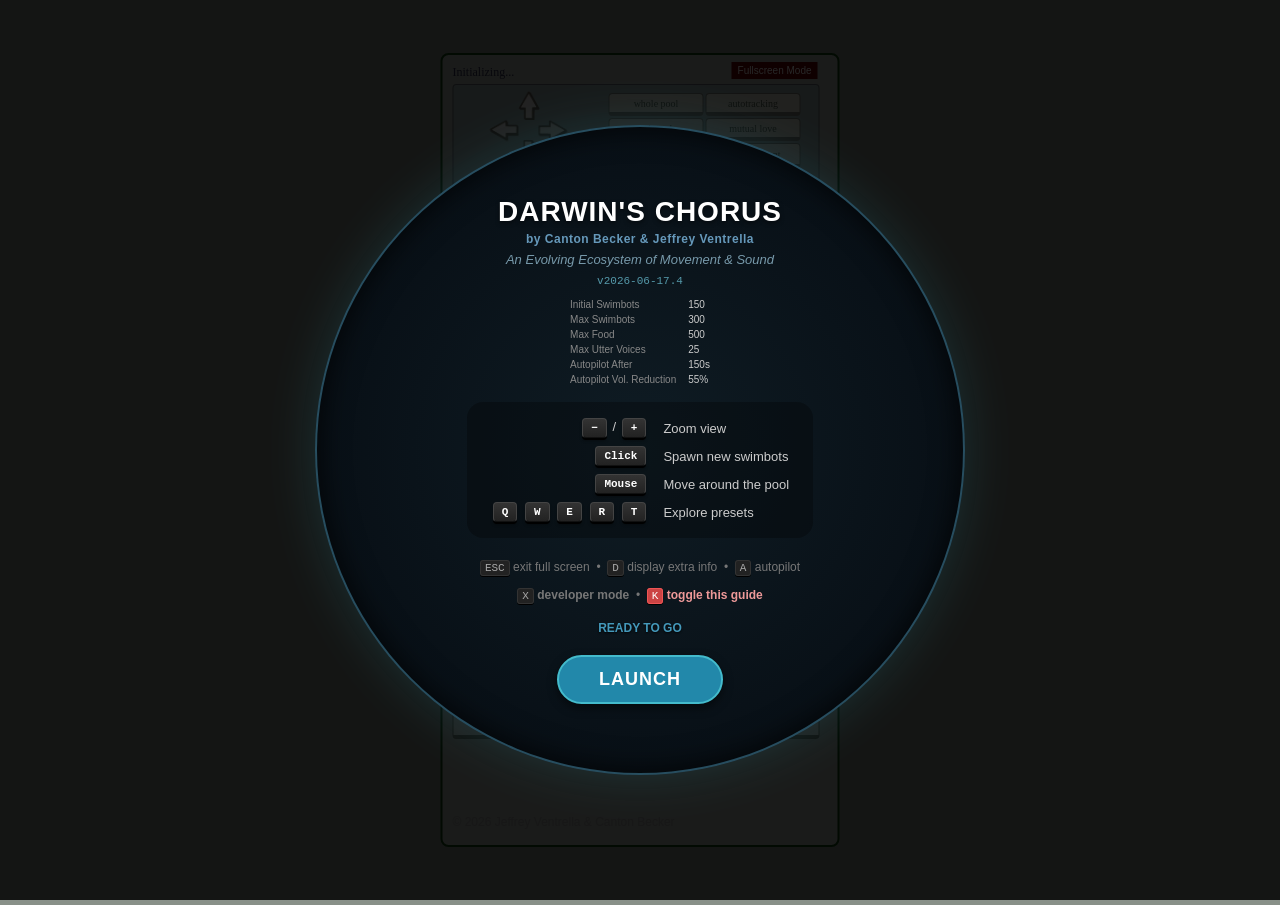
<file: index.html>
<!-- ---------------------------------------------------------------------- -->
<!--    https://github.com/cantonbecker/GenePool-Sound/tree/webaudio        -->
<!--    This file is part of GenePool Swimbots.                             -->
<!--    Copyright (c) 2021 by Jeffrey Ventrella - All Rights Reserved.      -->
<!--                                                                        -->
<!--    See the README file or go to swimbots.com for full license details. -->          
<!--    You may use, distribute, and modify this code only under the terms  -->
<!--    of the "Commons Clause" license (commonsclause.com).                -->
<!--                                                                        -->
<!--    This software is intended for education, game design, and research. -->
<!--                                                                        -->
<!-- ---------------------------------------------------------------------- -->
<html>
	<head>
		<title>
			Swimbots: Darwin's Chorus
		</title>
        <link rel="icon" href="https://cantonbecker.com/favicon.ico">

        <link rel="stylesheet" type="text/css" href="css/genepool.css">
        <meta charset  = "utf-8"/>
        <!-- Tell the browser not to cache this HTML (so the JS loader below always picks up a fresh APP_VERSION). -->
        <!-- For reliable cache control across all browsers, also set Cache-Control headers server-side at w3code.com. -->
        <meta http-equiv="Cache-Control" content="no-cache, no-store, must-revalidate">
        <meta http-equiv="Pragma" content="no-cache">
        <meta http-equiv="Expires" content="0">
        <meta property = "og:title"         content = "Darwin's Chorus">
        <meta property = "og:description"   content = "An Evolving Ecosystem of Movement and Sound">
        <meta property = "og:url"           content = "https://www.swimbots.com/darwins-chorus/"/>
	</head>
	<body
		onload =
		    "genePool = new GenePool();
		     genePool.setCanvas( canvas );
		     genePool.setCanvasDimensions( canvasID.width, canvasID.height );
		     SwimbotSynth.initialize();
		     splashPollLoading();"
		     
		onresize = "resize();"		
	>

        <style>
        /* size of the circular hole / ring */
        :root { --mask-diameter: 738px; --mask-radius: calc(var(--mask-diameter) / 2); }
        
        /* full-viewport dark overlay with a circular hole */
        #viewHole {
                position: fixed;
                inset: 0;
                z-index: 999;
                pointer-events: none;              /* don't block clicks on the canvas */
                background: #000;
                /* center is transparent, outside is opaque (Safari + others) */
                -webkit-mask-image: radial-gradient(circle at 50% 50%, transparent var(--mask-radius), #000 calc(var(--mask-radius) + 1px));
                mask-image: radial-gradient(circle at 50% 50%, transparent var(--mask-radius), #000 calc(var(--mask-radius) + 1px));
                -webkit-mask-repeat: no-repeat;
                mask-repeat: no-repeat;
        }
        </style>
        
        <!-- full-viewport overlay with the punched-out circle -->
        <div id="viewHole" aria-hidden="true"></div>

        <!-- kiosk-mode stats readout: curved text just outside the top of the mask.
             Updated only by the existing pool-status timer (250ms); zero per-frame cost. -->
        <svg id="kioskStatsOverlay" aria-hidden="true" style="
                position: fixed; inset: 0; z-index: 1000;
                width: 100%; height: 100%;
                pointer-events: none; display: none;
        ">
            <defs><path id="kioskArcPath" /></defs>
            <text id="kioskStatsText"
                  style="font: 14px ui-monospace, monospace; font-weight: bold; letter-spacing: 0.2px;"
                  fill="rgba(255,255,255,0.55)"
                  dominant-baseline="middle">
                <textPath href="#kioskArcPath" startOffset="50%" text-anchor="middle"></textPath>
            </text>
        </svg>
	
		<!-- ------------------------------------------------------------------ -->
		<!-- the canvas width and height are determined elsewhere...            -->
		<!-- ------------------------------------------------------------------ -->
        <canvas id = "Canvas"></canvas>

        <!-- ------------------------------------------------------------------ -->
        <!-- splash screen — gates startup behind a user gesture for Web Audio  -->
        <!-- ------------------------------------------------------------------ -->
        <div id="splashOverlay" style="
            position:fixed; inset:0; z-index:10000;
            background:rgba(0,0,0,0.85);
            display:flex; align-items:center; justify-content:center;
            font-family: 'Inter', arial, sans-serif; color:#ddd;
        ">
            <style>
                .splash-circle {
                    width: 650px; height: 650px;
                    border-radius: 50%;
                    background: radial-gradient(circle at center, #0f1c24 0%, #050a10 100%);
                    border: 2px solid rgba(85, 170, 204, 0.4);
                    box-shadow: 0 0 50px rgba(51, 153, 170, 0.2), inset 0 0 30px rgba(0,0,0,0.8);
                    display: flex; flex-direction: column; align-items: center; justify-content: center;
                    text-align: center; padding: 50px; box-sizing: border-box;
                    position: relative;
                }
                .splash-title { font-size: 28px; font-weight: 800; color: #fff; margin-bottom: 4px; letter-spacing: 1px; text-transform: uppercase; text-shadow: 0 2px 4px rgba(0,0,0,0.5); }
                .splash-subtitle { font-size: 13px; color: #79a; margin-bottom: 8px; font-style: italic; }
                .splash-kbd {
                    background: linear-gradient(to bottom, #333, #222);
                    border: 1px solid #444; border-bottom-color: #111;
                    border-radius: 4px; box-shadow: 0 2px 0 #000, 0 3px 3px rgba(0,0,0,0.3);
                    color: #fff; display: inline-block; font-family: monospace; font-size: 11px; font-weight: bold;
                    padding: 3px 8px; margin: 0 2px;
                }
                .splash-guide {
                    display: grid; grid-template-columns: auto 1fr; gap: 8px 15px; text-align: left;
                    margin: 5px 0 15px 0; align-items: center; font-size: 13px; color: #ccc;
                    background: rgba(0,0,0,0.3); padding: 16px 24px; border-radius: 16px;
                }
                .splash-guide-row { display: contents; }
                .splash-guide-keys { text-align: right; }
                .splash-small-keys { font-size: 12px; color: #777; margin: 5px 0 15px 0; line-height: 1.6; }
                .splash-small-keys kbd { font-size: 11px; padding: 1px 4px; background: #222; border: 1px solid #333; border-radius: 3px; color: #aaa; box-shadow: 0 1px 0 #000; }
                #splashLaunchBtn:not([disabled]):hover { background: #49b !important; transform: scale(1.05); }
                @media (max-width: 650px), (max-height: 650px) {
                    .splash-circle { width: 95vw; height: 95vh; border-radius: 20px; padding: 20px; overflow-y: auto; justify-content: flex-start; }
                    #splashLaunchBtn { font-size: 11px !important; padding: 8px 16px !important; border-width: 1px !important; margin-top: 5px !important; letter-spacing: 0px !important; }
                    #mobileWarning { display: block !important; font-size: 16px; color: #f55; font-weight: 900; margin: 15px 0 10px 0; background: rgba(50,0,0,0.8); padding: 16px; border: 2px solid #f33; border-radius: 8px; text-shadow: 0 1px 2px #000; line-height: 1.4; text-transform: uppercase; }
                }
            </style>
            
            <div class="splash-circle">
                <div class="splash-title">Darwin's Chorus</div>
                <div style="font-size: 12px; color: #69b; margin-bottom: 6px; font-weight: bold; letter-spacing: 0.5px;">by Canton Becker & Jeffrey Ventrella</div>
                <div class="splash-subtitle">An Evolving Ecosystem of Movement &amp; Sound</div>
                <div id="splashVersion" style="font-size:11px; color:#59a; margin-bottom:10px; font-family: monospace;"></div>
                
                <table id="splashParamsTable" style="margin:0 auto 10px; font-size:10px; color:#777; border-collapse:collapse; text-align:left; line-height: 1.1;">
                    <!-- populated dynamically -->
                </table>

                <div class="splash-guide">
                    <div class="splash-guide-row"><div class="splash-guide-keys"><span class="splash-kbd">&minus;</span> / <span class="splash-kbd">+</span></div><div>Zoom view</div></div>
                    <div class="splash-guide-row"><div class="splash-guide-keys"><span class="splash-kbd">Click</span></div><div>Spawn new swimbots</div></div>
                    <div class="splash-guide-row"><div class="splash-guide-keys"><span class="splash-kbd">Mouse</span></div><div>Move around the pool</div></div>
                    <div class="splash-guide-row"><div class="splash-guide-keys"><span class="splash-kbd">Q</span> <span class="splash-kbd">W</span> <span class="splash-kbd">E</span> <span class="splash-kbd">R</span> <span class="splash-kbd">T</span></div><div>Explore presets</div></div>
                </div>

                <div class="splash-small-keys">
                    <kbd>ESC</kbd> exit full screen &nbsp;&bull;&nbsp; <kbd>D</kbd> display extra info &nbsp;&bull;&nbsp; <kbd>A</kbd> autopilot<br>
                    <div style="margin-top: 8px;">
                        <kbd>X</kbd> <strong>developer mode</strong> &nbsp;&bull;&nbsp; <kbd style="color: #fff; background: #c44; border-color: #e55;">K</kbd> <strong style="color: #e99;">toggle this guide</strong>
                    </div>
                </div>

                <div id="splashLoadingStatus" style="font-size:12px; color:#49b; margin-bottom:10px; font-weight: bold; text-shadow: 0 1px 2px rgba(0,0,0,0.8);">Loading audio assets...</div>
                
                <div id="splashFileWarning" style="display:none; margin-bottom:10px; padding:8px 12px; background:rgba(180,40,40,0.2); border:1px solid #a33; border-radius:5px; font-size:10px; color:#f88; line-height:1.3; max-width: 80%;">
                    Reverb & non-diagetic audio requires a web server. Please use <b>localhost</b>.
                </div>

                <div id="mobileWarning" style="display:none;">This only works on devices with keyboards and full-size screens.</div>

                <button id="splashLaunchBtn" disabled onclick="launchSimulation();" style="
                    font-size:18px; font-weight:900; padding:12px 40px; margin-top: 10px;
                    background:#28a; color:#fff; border:2px solid #4bc; border-radius:25px;
                    cursor:pointer; opacity:0.4; transition: all 0.2s; box-shadow: 0 4px 10px rgba(0,0,0,0.5); letter-spacing: 1px;
                ">LAUNCH</button>
            </div>
        </div>

        <!-- ------------------------------------------------------------------ -->
        <!-- create the html canvas and some other global variables             -->
        <!-- splash screen — gates startup behind a user gesture for Web Audio  -->
        <!-- ------------------------------------------------------------------ -->
		<script>
            var canvasID = document.getElementById( 'Canvas' );
            var canvas = canvasID.getContext( '2d' );

            // Splash screen: poll loading status and enable launch button
            var _splashTimer = null;
            function splashPollLoading() {
                // file:// protocol — fetch() can't load samples, so warn and offer continue anyway
                if (window.location.protocol === 'file:') {
                    var el = document.getElementById('splashLoadingStatus');
                    if (el) el.style.display = 'none';
                    document.getElementById('splashFileWarning').style.display = 'block';
                    var btn = document.getElementById('splashLaunchBtn');
                    btn.textContent = 'CONTINUE WITHOUT FULL AUDIO';
                    btn.style.background = '#a33';
                    btn.disabled = false;
                    btn.style.opacity = '1';
                    return;
                }

                _splashTimer = setInterval(function() {
                    var s = SwimbotSynth.getLoadingStatus();
                    var loaded = s.irLoaded + s.samplesLoaded;
                    var total  = s.irTotal  + s.samplesTotal;
                    var el = document.getElementById('splashLoadingStatus');
                    if (el) el.textContent = 'Loading audio assets... ' + loaded + '/' + total;
                    if (loaded >= total) {
                        clearInterval(_splashTimer);
                        if (el) el.textContent = 'READY TO GO';
                        var btn = document.getElementById('splashLaunchBtn');
                        if (btn) { btn.disabled = false; btn.style.opacity = '1'; }
                    }
                }, 200);
            }

            // Phase B: user gesture → resume AudioContext → start simulation
            function launchSimulation() {
                window._hasLaunched = true;
                var ctx = SwimbotSynth.getAudioContext();
                if (ctx && ctx.state === 'suspended') ctx.resume();
                document.getElementById('splashOverlay').style.display = 'none';
                // Enter fullscreen / pointer-lock kiosk mode (same as the 'X' key).
                // Must run synchronously inside the click so the user gesture is still
                // valid for requestFullscreen()/requestPointerLock().
                doToggleFullscreen();
                setTimeout(function() {
                    genePool.initialize();
                    genePool.setShowingViewTrackingMode(true);
                    populatePoolSnapshotDropdown();
                }, 500);
            }
		</script>        

		<!-- ------------------------------------------------------------------------- -->
		<!-- Simulation + UI JS are loaded here, with ?v=${APP_VERSION} cache-busting   -->
		<!-- so JS always loads fresh while audio files (loaded via fetch) keep         -->
		<!-- caching normally. document.write() preserves load order and timing —       -->
		<!-- each script is parsed and executed serially, exactly as if listed inline.  -->
		<!-- ------------------------------------------------------------------------- -->
		<script>
			(function() {
				const APP_VERSION = Date.now(); // bust JS cache on every page load
				const JS_FILES = [
					// --- Simulation ---
					'simulation/MathConstants.js',
					'simulation/Parameters.js',
					'simulation/Utility.js',
					'simulation/Vector2D.js',
					'simulation/Pool.js',
					'simulation/Camera.js',
					'simulation/FoodBit.js',
					'simulation/SwimbotTypes.js',
					'simulation/Genotype.js',
					'simulation/Embryology.js',
					'simulation/Brain.js',
					'simulation/SwimbotRenderer.js',
					'simulation/UtteranceRenderer.js',
					'simulation/Swimbot.js',
					'simulation/Touch.js',
					'simulation/ViewTracking.js',
					'simulation/FamilyTree.js',
					'simulation/PhyloTree.js',
					'simulation/Obstacle.js',
					'synth/Synth.js',
					'simulation/Sound.js',
					'simulation/GenePool.js',
					// --- UI / non-simulation ---
					'js/saveLoad.js',
					'js/graph.js',
					'js/info.js',
					'js/ui.js',
					'js/utteranceLogger.js',
					'js/swimbotStats.js',
					// --- Bundled pool snapshots (generated by save-states/rebuild.sh) ---
					'save-states/save-states.js',
				];
				JS_FILES.forEach(src => document.write(
					'<script type="text/javascript" src="' + src + '?v=' + APP_VERSION + '"><\/script>'
				));
			})();
		</script>
        

        <script>
            // Populate splash screen params table now that Parameters.js constants are available.
            // This was previously done inline via document.write() but that ran before Parameters.js loaded.
            (function() {
                var versionEl = document.getElementById('splashVersion');
                if (versionEl) versionEl.textContent = 'v' + SWIMBOT_VERSION;
                var table = document.getElementById('splashParamsTable');
                if (!table) return;
                var params = [
                    ['Initial Swimbots',INITIAL_NUM_SWIMBOTS],
                    ['Max Swimbots',    MAX_SWIMBOTS],
                    ['Max Food',        MAX_FOODBITS],
                    ['Max Utter Voices',WEB_MAXIMUM_VOICES],
                    ['Autopilot After', USER_INACTION_TIME_OUT === 0 ? 'disabled' : USER_INACTION_TIME_OUT + 's'],
                    ['Autopilot Vol. Reduction', Math.round(AUTOPILOT_VOLUME_REDUCTION * 100) + '%'],
                ];
                for (var i = 0; i < params.length; i++) {
                    var row = table.insertRow();
                    var cell1 = row.insertCell(0);
                    var cell2 = row.insertCell(1);
                    cell1.style.cssText = 'padding:2px 12px 2px 0; color:#888;';
                    cell2.style.cssText = 'padding:2px 0; color:#ccc;';
                    cell1.textContent = params[i][0];
                    cell2.textContent = params[i][1];
                }
            })();
        </script>

		<!-- ------------------------------------------------------------------ -->
		<!-- floating control panel for devs                                    -->
		<!-- ------------------------------------------------------------------ -->
        <div id = "masterPanel">
            <div id="closeMasterButton"><a href="" onClick="doToggleFullscreen(true); return(false);">Fullscreen Mode</a></div>
            <div id = "mainTitle">
                Initializing...
                <!-- dynamically set in GenePool.js init -->
            </div> 



            <!--
            <button id = "accountButton" onClick = "createAccount();"   >create account </button>                
            <button id = "loginButton"   onClick = "signOnOrOff();"     >sign in        </button>                
            -->
            
            <!-- ------------------------------------------------------------ -->
            <!-- view                                                         -->
            <!-- ------------------------------------------------------------ -->
            <div id="viewPanel"  class = "basicPanel" >
                <div id="viewNavPanel" >
                    <button 
                        id           = "leftNav" 
                        class        = "navigationButton"
                        onmousedown  = "genePool.startCameraNavigation( CameraNavigationAction.LEFT  ); clearViewModeButtons();"
                        onmouseup    = "genePool.stopCameraNavigation ( CameraNavigationAction.LEFT  );"
                        onmouseleave = "genePool.stopCameraNavigation ( CameraNavigationAction.LEFT  );" >                
                    </button>    
                    <button 
                        id           = "rightNav" 
                        class        = "navigationButton"
                        onmousedown  = "genePool.startCameraNavigation( CameraNavigationAction.RIGHT ); clearViewModeButtons();"
                        onmouseup    = "genePool.stopCameraNavigation ( CameraNavigationAction.RIGHT );"
                        onmouseleave = "genePool.stopCameraNavigation ( CameraNavigationAction.RIGHT );" >
                    </button>
                    <button 
                        id           = "downNav" 
                        class        = "navigationButton"
                        onmousedown  = "genePool.startCameraNavigation( CameraNavigationAction.DOWN ); clearViewModeButtons();"
                        onmouseup    = "genePool.stopCameraNavigation ( CameraNavigationAction.DOWN );"
                        onmouseleave = "genePool.stopCameraNavigation ( CameraNavigationAction.DOWN );" >
                    </button>
                    <button 
                        id           = "upNav" 
                        class        = "navigationButton"
                        onmousedown  = "genePool.startCameraNavigation( CameraNavigationAction.UP ); clearViewModeButtons();"
                        onmouseup    = "genePool.stopCameraNavigation ( CameraNavigationAction.UP );"
                        onmouseleave = "genePool.stopCameraNavigation ( CameraNavigationAction.UP );" >
                    </button>
                    <button 
                        id           = "inNav" 
                        class        = "navigationButton"
                        onmousedown  = "genePool.startCameraNavigation( CameraNavigationAction.IN ); clearViewModeButtons(); "
                        onmouseup    = "genePool.stopCameraNavigation ( CameraNavigationAction.IN );"
                        onmouseleave = "genePool.stopCameraNavigation ( CameraNavigationAction.IN );" >
                    </button>
                    <button 
                        id           = "outNav" 
                        class        = "navigationButton"
                        onmousedown  = "genePool.startCameraNavigation( CameraNavigationAction.OUT );  clearViewModeButtons();"
                        onmouseup    = "genePool.stopCameraNavigation ( CameraNavigationAction.OUT );"
                        onmouseleave = "genePool.stopCameraNavigation ( CameraNavigationAction.OUT );" >
                    </button>
                </div> <!-- view navigation-->
                <div id="viewTrackingPanel" >
                    <!--&nbsp&nbspview tracking-->
                    <button id="viewWholePoolButton"    class = "basicButton" onmousedown = "setViewMode( id, ViewTrackingMode.WHOLE_POOL ); " >whole pool        </button>            
                    <button id="viewAutoTrackButton"    class = "basicButton" onmousedown = "setViewMode( id, ViewTrackingMode.AUTOTRACK  );"  >autotracking      </button>            
                    <button id="viewSelectedButton"     class = "basicButton" onmousedown = "setViewMode( id, ViewTrackingMode.SELECTED   );"  >selected          </button>            
                    <button id="viewMutualButton"       class = "basicButton" onmousedown = "setViewMode( id, ViewTrackingMode.MUTUAL     );"  >mutual love       </button>            
                    <button id="viewProlificButton"     class = "basicButton" onmousedown = "setViewMode( id, ViewTrackingMode.PROLIFIC   );"  >most prolific     </button>            
                    <button id="viewEfficientButton"    class = "basicButton" onmousedown = "setViewMode( id, ViewTrackingMode.EFFICIENT  );"  >most efficient    </button>            
                    <button id="viewVirginButton"       class = "basicButton" onmousedown = "setViewMode( id, ViewTrackingMode.VIRGIN     );"  >oldest virgin     </button>            
                    <button id="viewGluttonButton"      class = "basicButton" onmousedown = "setViewMode( id, ViewTrackingMode.HUNGRY     );"  >glutton           </button>   
                </div>                    
                <div id="viewOptionsPanel" >
                    <button id = "viewGoalButton" class = "basicButton" onClick = "toggleGoalOverlay();"        >brainstates    </button>
                    <button id = "freezeButton"   class = "basicButton" onClick = "toggleSimulationRunning();"  >freeze         </button>         
                    <button id = "noRenderButton" class = "basicButton" onClick = "toggleRendering();"          >rendering OFF  </button>         
                    <button id = "fastButton"     class = "basicButton" onClick = "toggleFastRendering();"      >fastest        </button>         
                </div>                    
            </div> <!--viewPanel-->
            
            
            
            <div id = "menuButtonPanel">
                <button id = "menuPoolButton"     class = "basicButton" onmousedown = "openPanel( 'menuPoolButton'    );" >pool      </button>                
                <button id = "menuSwimbotButton"  class = "basicButton" onmousedown = "openPanel( 'menuSwimbotButton' );" >swimbot   </button>
                <button id = "menuTweakButton"    class = "basicButton" onmousedown = "openPanel( 'menuTweakButton'   );" >tweak     </button>
                <button id = "menuGraphButton"    class = "basicButton" onmousedown = "openPanel( 'menuGraphButton'   );" >stats     </button>
                <button id = "menuInfoButton"     class = "basicButton" onmousedown = "openPanel( 'menuInfoButton'    );" >audio     </button>
            </div>       
            <div id = "mainPanel" class = "basicPanel" >
        
                <!-- ------------------------------------------------------------ -->
                <!-- tweak panel                                                  -->
                <!-- ------------------------------------------------------------ -->
                <div id="tweakPanel" class = "menuPanel">      
                    <!-- 
                    <div id = "tweakTitle" class = "basicTitle">
                        tweak
                    </div>
                    -->
                    
                    <!--
                    <div id = "ecosystemPanel" >
                    -->                        
                        <input 
                            type            = "range" 
                            id              = "foodGrowthDelaySlider"    
                            class           = "EcoSlider"
                            name            = "foodGrowthDelay"      
                            step            = 1
                            autocomplete    = "off" 
                            oninput         = "setEcosystemValue( id )"
                        >
                        <div   id = "foodGrowthDelayValue" class = "EcoSliderValueDisplay"   >(unknown value)</div>
                        <label id = "foodGrowthDelayLabel" class = "EcoSliderLabelDisplay" for = "foodGrowthDelay" >food growth delay</label>
                        <input 
                            type            = "range" 
                            id              = "foodSpreadSlider"         
                            class           = "EcoSlider"
                            name            = "foodSpread"           
                            step            = 1
                            autocomplete    = "off" 
                            oninput        = "setEcosystemValue( id )"
                        >
                        <div   id = "foodSpreadValue" class = "EcoSliderValueDisplay"   >(unknown value)</div>
                        <label id = "foodSpreadLabel" class = "EcoSliderLabelDisplay" for = "foodSpread" >food spread</label>
                        <input 
                            type            = "range" 
                            id              = "foodBitEnergySlider"      
                            class           = "EcoSlider"
                            name            = "foodBitEnergy"        
                            step            = 10
                            autocomplete    = "off" 
                            oninput        = "setEcosystemValue( id )"
                        >
                        <div   id = "foodBitEnergyValue" class = "EcoSliderValueDisplay"   >(unknown value)</div>
                        <label id = "foodBitEnergyLabel" class = "EcoSliderLabelDisplay" for = "foodBitEnergy" >food bit energy</label>
                        <input 
                            type            = "range" 
                            id              = "hungerThresholdSlider"    
                            class           = "EcoSlider"
                            name            = "hungerThreshold"      
                            step            = 1
                            autocomplete    = "off" 
                            oninput        = "setEcosystemValue( id )"
                        >
                        <div   id = "hungerThresholdValue" class = "EcoSliderValueDisplay"   >(unknown value)</div>
                        <label id = "hungerThresholdLabel" class = "EcoSliderLabelDisplay" for = "hungerThreshold" >hunger threshold</label>
                        <input 
                            type            = "range" 
                            id              = "energyToOffspringSlider"  
                            class           = "EcoSlider"
                            name            = "energyToOffspring"    
                            step            = 0.1
                            autocomplete    = "off" 
                            oninput        = "setEcosystemValue( id )"
                        >
                        <div   id = "energyToOffspringValue" class = "EcoSliderValueDisplay"  >(unknown value)</div>
                        <label id = "energyToOffspringLabel" class = "EcoSliderLabelDisplay" for = "energyToOffspring" > offspring energy ratio</label>
                        <input 
                            type            = "range" 
                            id              = "maxAgeSlider"  
                            class           = "EcoSlider"
                            name            = "maximumAge"    
                            step            = 0.1
                            autocomplete    = "off" 
                            oninput        = "setEcosystemValue( id )"
                        >
                        <div   id = "maxAgeValue" class = "EcoSliderValueDisplay"  >(unknown value)</div>
                        <label id = "maxAgeLabel" class = "EcoSliderLabelDisplay" for = "maximumAge" > maximum age</label>
                        <input 
                            type            = "range" 
                            id              = "mutationRateSlider"  
                            class           = "EcoSlider"
                            name            = "mutationRate"    
                            step            = 0.1
                            autocomplete    = "off" 
                            oninput        = "setEcosystemValue( id )"
                        >
                        <div   id = "mutationRateValue" class = "EcoSliderValueDisplay"  >(unknown value)</div>
                        <label id = "mutationRateLabel" class = "EcoSliderLabelDisplay" for = "mutationRate" > mutation rate</label>
                
                        <button 
                            id      = "tweakDefaultButton"
                            class   = "basicButton"  
                            onClick = "setEcosystemToDefaults(); " >reset to defaults</button>   
                    <!--</div>-->
             
                    <div id ="attractionPanel">
                        Swimbot mate preferences

                        <!------------------------------------- -->
                        <!-- colorful                           -->
                        <!------------------------------------- -->                
                        <input 
                            type        = "radio" 
                            id          = "radioColorful"
                            name        = "attractionRadioButton" 
                            value       = "colorful"
                            onchange    = "chooseAttraction()"
                        >
                        <label id = "colorfulLabel" for = "radioColorful" >colorful</label>

                        <!------------------------------------- -->
                        <!-- big                                -->
                        <!------------------------------------- -->                
                        <input 
                            type        = "radio" 
                            id          = "radioBig"           
                            name        = "attractionRadioButton" 
                            value       = "big"           
                            onchange    = "chooseAttraction()"
                        >
                        <label id = "bigLabel" for = "radioBig" >big</label>
                        
                        <!------------------------------------- -->
                        <!-- hyper                              -->
                        <!------------------------------------- -->                
                        <input 
                            type        = "radio" 
                            id          = "radioHyper"         
                            name        = "attractionRadioButton" 
                            value       = "hyper"         
                            onchange    = "chooseAttraction()"
                        >
                        <label id = "hyperLabel" for = "radioHyper" >hyper</label>

                        <!------------------------------------- -->
                        <!-- long                               -->
                        <!------------------------------------- -->                
                        <input 
                            type        = "radio" 
                            id          = "radioLong"          
                            name        = "attractionRadioButton" 
                            value       = "long"          
                            onchange    = "chooseAttraction()"
                        >
                        <label id ="longLabel" for = "radioLong">long</label>
                        

                        <!------------------------------------- -->
                        <!-- straight                           -->
                        <!------------------------------------- -->                
                        <input 
                            type        = "radio" 
                            id          = "radioStraight"      
                            name        = "attractionRadioButton" 
                            value       = "straight"      
                            onchange    = "chooseAttraction()"
                        >
                        <label id ="straightLabel" for = "radioStraight" >straight</label>
                
                        <!------------------------------------- -->
                        <!-- no color                           -->
                        <!------------------------------------- -->                
                        <input 
                            type        = "radio" 
                            id          = "radioNoColor"
                            name        = "attractionRadioButton" 
                            value       = "noColor"
                            onchange    = "chooseAttraction()"
                        >
                        <label id = "noColorLabel" for = "radioNoColor" >not colorful</label>
                        
                        
                        <!------------------------------------- -->
                        <!-- small                              -->
                        <!------------------------------------- -->                
                        <input 
                            type        = "radio" 
                            id          = "radioSmall"
                            name        = "attractionRadioButton" 
                            value       = "small"
                            onchange    = "chooseAttraction()"
                        >
                        <label id = "smallLabel" for = "radioSmall" >small</label>
                        
                        <!------------------------------------- -->
                        <!-- still                              -->
                        <!------------------------------------- -->                
                        <input 
                            type        = "radio" 
                            id          = "radioStill"         
                            name        = "attractionRadioButton" 
                            value       = "still"         
                            onchange    = "chooseAttraction()"
                        >
                        <label id ="stillLabel" for = "radioStill">still</label>


                        <!------------------------------------- -->
                        <!-- short                              -->
                        <!------------------------------------- -->                
                        <input 
                            type        = "radio" 
                            id          = "radioShort"         
                            name        = "attractionRadioButton" 
                            value       = "short"         
                            onchange    = "chooseAttraction()"
                        >
                        <label id ="shortLabel" for = "radioShort" >short</label>
                
                        <!------------------------------------- -->
                        <!-- crooked                            -->
                        <!------------------------------------- -->                
                        <input 
                            type        = "radio" 
                            id          = "radioCrooked"       
                            name        = "attractionRadioButton" 
                            value       = "crooked"       
                            onchange    = "chooseAttraction()"
                        >
                        <label id = "crookedLabel" for = "radioCrooked" >crooked</label>

             
                        <!------------------------------------- -->
                        <!-- similar color                      -->
                        <!------------------------------------- -->                
                        <input 
                            type        = "radio" 
                            id          = "radioSimilarColor"           
                            name        = "attractionRadioButton" 
                            value       = "similarColor"           
                            onchange    = "chooseAttraction()"
                        >
                        <label id = "similarColorLabel" for = "radioSimilarColor" >similar color</label>

                        <!------------------------------------- -->
                        <!-- similar size                       -->
                        <!------------------------------------- -->                
                        <input 
                            type        = "radio" 
                            id          = "radioSimilarSize"           
                            name        = "attractionRadioButton" 
                            value       = "similarSize"           
                            onchange    = "chooseAttraction()"
                        >
                        <label id = "similarSizeLabel" for = "radioSimilarSize" >similar size</label>

                        <!------------------------------------- -->
                        <!-- similar hyper                     -->
                        <!------------------------------------- -->                
                        <input 
                            type        = "radio" 
                            id          = "radioSimilarHyper"           
                            name        = "attractionRadioButton" 
                            value       = "similarHyper"           
                            onchange    = "chooseAttraction()"
                        >
                        <label id = "similarHyperLabel" for = "radioSimilarHyper" >similar hyper</label>

                        <!------------------------------------- -->
                        <!-- similar length                     -->
                        <!------------------------------------- -->                
                        <input 
                            type        = "radio" 
                            id          = "radioSimilarLength"           
                            name        = "attractionRadioButton" 
                            value       = "similarLength"           
                            onchange    = "chooseAttraction()"
                        >
                        <label id = "similarLengthLabel" for = "radioSimilarLength" >similar length</label>

                        <!------------------------------------- -->
                        <!-- similar straight                   -->
                        <!------------------------------------- -->                
                        <input 
                            type        = "radio" 
                            id          = "radioSimilarStraight"           
                            name        = "attractionRadioButton" 
                            value       = "similarStraight"           
                            onchange    = "chooseAttraction()"
                        >
                        <label id = "similarStraightLabel" for = "radioStraightSize" >similar straight</label>

                        <!------------------------------------- -->
                        <!-- closest                            -->
                        <!------------------------------------- -->                
                        <input 
                            type        = "radio" 
                            id          = "radioClosest"       
                            name        = "attractionRadioButton" 
                            value       = "closest"       
                            onchange    = "chooseAttraction()"
                        >
                        <label id = "closestLabel" for = "radioClosest" >closest</label>
                        <!------------------------------------- -->
                        <!-- random                             -->
                        <!------------------------------------- -->                
                        <input 
                            type        = "radio" 
                            id          = "radioRandom"       
                            name        = "attractionRadioButton" 
                            value       = "random"       
                            onchange    = "chooseAttraction()"
                        >
                        <label id = "randomLabel" for = "radioRandom" >random</label>                        
                    </div> <!-- attractionPanel -->
                </div> <!-- tweak Panel -->
                
                <!-- ------------------------------------------------------------ -->
                <!-- graph panel                                                  -->
                <!-- ------------------------------------------------------------ -->
                <div id="graphPanel" class = "menuPanel">
                    <div id = "graphTitle" class = "basicTitle">
                        population graph
                    </div>
                    <div id = "graphData">
                        (no data)     
                    </div>

                        <div id="poolSwimbotStatsLink" onclick="SwimbotStats.open()" style="cursor:pointer; margin-top:465px; padding:4px 8px; background:#fff; border-radius:4px; font-size:12px; text-align:center; border: 1px solid #9A9; font-weight: bold; ">
                            SWIMBOT STATS &amp; LOGGER ...
                        </div>


                </div> 	 <!-- graph Panel -->	

            
                <!-- ------------------------------------------------------------ -->
                <!-- the graph canvas is here...                                  -->
                <!-- ------------------------------------------------------------ -->
                <canvas id = "graphCanvas" width = "500" height = "500" ></canvas> 
                
                <!-- ------------------------------------------------------------ -->
                <!-- pool panel                                                   -->
                <!-- ------------------------------------------------------------ -->
                <div id = "poolPanel" class = "menuPanel">
                    <!--
                    <div id = "poolSettingsTitle" class = "basicTitle">
                        pool
                    </div>
                    -->                    
                    <div id = "poolPresets">
                        <!-- these will be auto-filled by ui.js -->
                    </div>


                    <div id = "saveLoadPanel" >
                        <p>To save a pool state, get the raw pool data and save it in a text file in the saved-states directory.</p>
                        <p>Then run the saved-states/rebuild.sh shell script to compile it into the save-states.js file.</p>
                    
                        <!--
                        <div id = "saveLoadTitle" >
                            save the current pool or load one from file...                
                        </div>      
                        -->
                        
                        <!-- file load input  -->
                        <!--
                        <input type = "file" id = "fileInput" multiple onchange = "readLocalFile( event )" >    

                        <button id = "saveButton" class = "basicButton" onClick = "requestToSavePool( false );" >save pool</button> 
                        <button id = "loadButton" class = "basicButton" onClick = "choosePoolToLoad( SimulationStartMode.FILE ); requestToLoadPoolFromFile();" >load pool</button>    
                        -->
                        <br>
                    </div>                    
                    <button id = "loadRandomPoolButton" class = "basicButton" onClick = "loadRandomPool();" >load random saved pool</button>
                    <select id = "poolSnapshotSelect" class = "basicButton" onChange = "if (this.value) { loadPoolByName(this.value); this.selectedIndex = 0; }">
                        <option value = "">load specific pool...</option>
                    </select>
                    <button id = "rawPoolDataButton" class = "basicButton" onClick = "printRawPoolData();" >get raw pool data</button>
                    <button id = "familyTreeButton" class = "basicButton" onClick = "printFamilyTree( false );" >get raw swimbot data</button>

                    <div id="poolStatusPanel">
                        <!-- populated by updatePoolStatus() -->
                    </div>

                </div>  <!-- poolPanel -->
                
                <!-- ------------------------------------------------------------ -->
                <!-- swimbot panel                                                -->
                <!-- ------------------------------------------------------------ -->
                <div id="swimbotPanel" class = "menuPanel" >     
                    <!--   
                    <div id = "swimbotControlsTitle" class = "basicTitle">
                        swimbot
                    </div>
                    -->
                    
                    <div id="noSelectedSwimbotPanel">
                        No swimbot is selected. 
                        <br>
                        Please select one in the pool. Or...
                        <br>
                        <br>
                        Create a new swimbot with randoized genes:
                        <br>
                        <br>
                        <br>
                        <br>
                        Create a new swimbot from a preset:
                        <br>
                        <button 
                            id      = "createRandomSwimbotButton" 
                            class   = "basicButton" 
                            onClick = "genePool.makeNewRandomSwimbot(true,true);" >create random</button> 

                        <!-- dynamic preset buttons will be injected here -->
                        <div id="presetSwimbotButtons"></div>

                    </div>

                    <div id="selectedSwimbotPanel" class = "basicPanel">
                        <!--information about the selected swimbot:-->
                        <div id="swimbotDataPanel" ></div>
                        
                        <button 
                            id      = "zapSwimbotButton" 
                            class   = "basicButton" 
                            onClick = "genePool.zapSwimbot( genePool.getSelectedSwimbotID(), 0.2  );" >mutate</button> 
                        <button 
                            id      = "randomizeSwimbotButton" 
                            class   = "basicButton" 
                            onClick = "genePool.randomizeSwimbot( genePool.getSelectedSwimbotID() );" >randomize</button> 
                        <button 
                            id      = "cloneSwimbotButton" 
                            class   = "basicButton" 
                            onClick = "genePool.cloneSwimbot( genePool.getSelectedSwimbotID() );" >clone</button> 
                        <button 
                            id      = "killSwimbotButton" 
                            class   = "basicButton" 
                            onClick = "genePool.killSwimbot( genePool.getSelectedSwimbotID() );" >kill</button> 
                        
                        <!--
                        <button 
                            id      = "saveGenesButton" 
                            class   = "basicButton" 
                            onClick = "requestToSaveSwimbot(); " >save swimbot</button>   
                        -->
                        
                        <button 
                            id      = "showGenesButton" 
                            class   = "basicButton" 
                            onClick = "showSwimbotGenesFocusUtterances( genePool.getSelectedSwimbotID() ); // instead of showSwimbotGenes"
                             >save genes</button>   
                        <button 
                            id      = "tweakGenesButton" 
                            class   = "basicButton" 
                            onClick = "openTweakGenesPanel( genePool.getSelectedSwimbotID() ); genePool.setViewMode( ViewTrackingMode.SELECTED );" >tweak genes!</button>  
                        
                    </div>

                </div> <!-- swimbot Panel -->
 		                                 
                 
                <!-- ------------------------------------------------------------ -->
                <!-- audio mixer panel                                                -->
                <!-- ------------------------------------------------------------ -->
                <div id="infoPanel" class="menuPanel">
                    <style>
                        #audioMixer .mix-row { display:flex; align-items:center; margin-bottom:6px; }
                        #audioMixer .mix-row label { display:inline-block; width:110px; flex-shrink:0; font-size:12px; }
                        #audioMixer .mix-row input[type=range] { flex:1; }

                        #mixerMaster {
                            -webkit-appearance: none;
                            appearance: none;
                            height: 28px;
                            background: transparent;
                            cursor: pointer;
                        }
                        #mixerMaster::-webkit-slider-runnable-track {
                            height: 10px;
                            background: linear-gradient(to right, #9C9, #3A3);
                            border-radius: 5px;
                        }
                        #mixerMaster::-webkit-slider-thumb {
                            -webkit-appearance: none;
                            width: 20px;
                            height: 20px;
                            background: #fff;
                            border: 2px solid #3A3;
                            border-radius: 50%;
                            margin-top: -5px;
                        }
                        #mixerMaster::-moz-range-track {
                            height: 10px;
                            background: linear-gradient(to right, #9C9, #3A3);
                            border-radius: 5px;
                            border: none;
                        }
                        #mixerMaster::-moz-range-thumb {
                            width: 20px;
                            height: 20px;
                            background: #fff;
                            border: 2px solid #3A3;
                            border-radius: 50%;
                        }
                        #mixerMaster:disabled::-webkit-slider-runnable-track {
                            background: linear-gradient(to right, #aaa, #ccc);
                        }
                        #mixerMaster:disabled::-webkit-slider-thumb {
                            border-color: #aaa;
                        }
                        #mixerMaster:disabled::-moz-range-track {
                            background: linear-gradient(to right, #aaa, #ccc);
                        }
                        #mixerMaster:disabled::-moz-range-thumb {
                            border-color: #aaa;
                        }
                    </style>
                    <div id="audioMixer" style="padding:8px; font-family:arial,sans-serif; color:#333;">

                        <div id="audioDisabledNotice" style="display:none; padding:6px 8px; margin-bottom:10px; background:#fff3cd; border:1px solid #e0c36e; border-radius:4px; font-size:12px; color:#856404; text-align:center;">
                            Audio disabled (fast/non-rendering mode)
                        </div>

                        <div class="mix-row" style="margin-bottom:12px;">
                            <label style="font-weight:bold; font-size:13px;">Output Volume</label>
                            <input style="height: 30px;" type="range" id="mixerMaster" min="0" max="100" step="1"
                                oninput="WEB_AUDIO_VOLUME = (this.value / 100) * .75; document.getElementById('mixerMasterVal').textContent = this.value; if (SwimbotSynth.isReady()) SwimbotSynth.refreshUtteranceVolume();">
                            <span id="mixerMasterVal" style="margin-left:6px; font-size:12px; width:24px; flex-shrink:0; font-weight: bold;"></span>
                            <div id="autopilotVolumeNotice" style="display:none; font-size:10px; color:#900;"></div>
                        </div>
                        
                        <script>document.getElementById('autopilotVolumeNotice').textContent = '- ' + Math.round(AUTOPILOT_VOLUME_REDUCTION * 100) + '%';</script>

                        <div class="mix-row">
                            <label style="text-align: right;">Utterances &nbsp;</label>
                            <input type="range" id="mixerUtterance" min="0" max="100" step="1"
                                oninput="WEB_VOLUME_UTTERANCE = this.value / 100; document.getElementById('mixerUtteranceVal').textContent = this.value; if (SwimbotSynth.isReady()) SwimbotSynth.refreshUtteranceVolume();">
                            <span id="mixerUtteranceVal" style="margin-left:6px; font-size:11px; width:24px; flex-shrink:0;"></span>
                        </div>
                        <div class="mix-row">
                            <label style="text-align: right;">Birth &nbsp;</label>
                            <input type="range" id="mixerBirth" min="0" max="100" step="1"
                                oninput="WEB_VOLUME_BIRTH = this.value / 100; document.getElementById('mixerBirthVal').textContent = this.value;">
                            <span id="mixerBirthVal" style="margin-left:6px; font-size:11px; width:24px; flex-shrink:0;"></span>
                        </div>
                        <div class="mix-row">
                            <label style="text-align: right;">Spawn &nbsp;</label>
                            <input type="range" id="mixerSpawn" min="0" max="100" step="1"
                                oninput="WEB_VOLUME_SPAWN = this.value / 100; document.getElementById('mixerSpawnVal').textContent = this.value;">
                            <span id="mixerSpawnVal" style="margin-left:6px; font-size:11px; width:24px; flex-shrink:0;"></span>
                        </div>
                        <div class="mix-row">
                            <label style="text-align: right;">Death &nbsp;</label>
                            <input type="range" id="mixerDeath" min="0" max="100" step="1"
                                oninput="WEB_VOLUME_DEATH = this.value / 100; document.getElementById('mixerDeathVal').textContent = this.value;">
                            <span id="mixerDeathVal" style="margin-left:6px; font-size:11px; width:24px; flex-shrink:0;"></span>
                        </div>
                        <div class="mix-row">
                            <label style="text-align: right;">Eating &nbsp;</label>
                            <input type="range" id="mixerEat" min="0" max="100" step="1"
                                oninput="WEB_VOLUME_EAT = this.value / 100; document.getElementById('mixerEatVal').textContent = this.value;">
                            <span id="mixerEatVal" style="margin-left:6px; font-size:11px; width:24px; flex-shrink:0;"></span>
                        </div>
                        <div class="mix-row" style="margin-bottom:12px;">
                            <label style="text-align: right;">Background Loops &nbsp;</label>
                            <input type="range" id="mixerLoop" min="0" max="100" step="1"
                                oninput="WEB_VOLUME_LOOP = this.value / 100; document.getElementById('mixerLoopVal').textContent = this.value;">
                            <span id="mixerLoopVal" style="margin-left:6px; font-size:11px; width:24px; flex-shrink:0;"></span>
                        </div>
                        <div class="mix-row" style="margin-bottom:12px;">
                            <label style="text-align: right;">UI Sounds &nbsp;</label>
                            <input type="range" id="mixerUI" min="0" max="100" step="1"
                                oninput="WEB_VOLUME_UI = this.value / 100; document.getElementById('mixerUIVal').textContent = this.value;">
                            <span id="mixerUIVal" style="margin-left:6px; font-size:11px; width:24px; flex-shrink:0;"></span>
                        </div>

                        <div style="border-top: 1px solid #999; height: 1px; margin-bottom: 10px;"></div>

                        <!-- 🤖 Output-stage brickwall limiter (final peak safety net) -->
                        <div class="mix-row" style="margin-bottom:6px;">
                            <label style="text-align: right;">Brickwall Limiter &nbsp;</label>
                            <input type="checkbox" id="mixerLimiterActive"
                                onchange="WEB_OUTPUT_LIMITER_ACTIVE = this.checked; if (SwimbotSynth.isReady()) SwimbotSynth.setCeilingMode(this.checked ? 'limiter' : 'off'); document.getElementById('mixerLimiterActiveVal').textContent = this.checked ? 'on' : 'off';">
                            <span id="mixerLimiterActiveVal" style="margin-left:6px; font-size:11px; flex:1;"></span>
                        </div>
                        <div class="mix-row" style="margin-bottom:12px; gap:8px; font-size:11px;">
                            <span style="white-space:nowrap;">Thresh
                                <select id="mixerLimThresh" style="font-size:11px;"
                                    onchange="WEB_LIMITER_THRESHOLD_DB = parseFloat(this.value); if (SwimbotSynth.isReady()) SwimbotSynth.applyCeilingParams();">
                                    <option value="0">0 dB</option>
                                    <option value="-3">-3 dB</option>
                                    <option value="-6">-6 dB</option>
                                    <option value="-9">-9 dB</option>
                                    <option value="-12">-12 dB</option>
                                    <option value="-15">-15 dB</option>
                                    <option value="-18">-18 dB</option>
                                    <option value="-24">-24 dB</option>
                                    <option value="-30">-30 dB</option>
                                    <option value="-36">-36 dB</option>
                                </select>
                            </span>
                            <span style="white-space:nowrap;">Release
                                <select id="mixerLimRelease" style="font-size:11px;"
                                    onchange="WEB_LIMITER_RELEASE = parseFloat(this.value); if (SwimbotSynth.isReady()) SwimbotSynth.applyCeilingParams();">
                                    <option value="0.02">0.02s</option>
                                    <option value="0.05">0.05s</option>
                                    <option value="0.1">0.1s</option>
                                    <option value="0.15">0.15s</option>
                                    <option value="0.2">0.2s</option>
                                    <option value="0.3">0.3s</option>
                                    <option value="0.5">0.5s</option>
                                    <option value="0.75">0.75s</option>
                                    <option value="1">1.0s</option>
                                </select>
                            </span>
                            <span style="white-space:nowrap;">Makeup
                                <select id="mixerLimMakeup" style="font-size:11px;"
                                    onchange="WEB_LIMITER_MAKEUP = parseFloat(this.value); if (SwimbotSynth.isReady()) SwimbotSynth.applyCeilingParams();">
                                    <option value="0.5">×0.5</option>
                                    <option value="0.75">×0.75</option>
                                    <option value="1">×1.0</option>
                                    <option value="1.25">×1.25</option>
                                    <option value="1.5">×1.5</option>
                                    <option value="2">×2.0</option>
                                    <option value="3">×3.0</option>
                                    <option value="4">×4.0</option>
                                </select>
                            </span>
                        </div>

                        <div style="border-top: 1px solid #999; height: 1px; margin-bottom: 10px;"></div>

                        <div class="mix-row" style="margin-bottom:12px;">
                            <label>Max Utter Voices</label>
                            <input type="range" id="mixerMaxVoices" min="1" max="64" step="1"
                                oninput="WEB_MAXIMUM_VOICES = parseInt(this.value); document.getElementById('mixerMaxVoicesVal').textContent = this.value;">
                            <span id="mixerMaxVoicesVal" style="margin-left:6px; font-size:11px; width:24px; flex-shrink:0;"></span>
                        </div>

                        <!-- Initialize all sliders from Parameters.js defaults -->
                        <script>
                            document.getElementById('mixerMaster').value    = Math.round(WEB_AUDIO_VOLUME * 100);
                            document.getElementById('mixerMasterVal').textContent    = Math.round(WEB_AUDIO_VOLUME * 100);
                            document.getElementById('mixerUtterance').value = Math.round(WEB_VOLUME_UTTERANCE * 100);
                            document.getElementById('mixerUtteranceVal').textContent = Math.round(WEB_VOLUME_UTTERANCE * 100);
                            document.getElementById('mixerBirth').value     = Math.round(WEB_VOLUME_BIRTH * 100);
                            document.getElementById('mixerBirthVal').textContent     = Math.round(WEB_VOLUME_BIRTH * 100);
                            document.getElementById('mixerSpawn').value     = Math.round(WEB_VOLUME_SPAWN * 100);
                            document.getElementById('mixerSpawnVal').textContent     = Math.round(WEB_VOLUME_SPAWN * 100);
                            document.getElementById('mixerDeath').value     = Math.round(WEB_VOLUME_DEATH * 100);
                            document.getElementById('mixerDeathVal').textContent     = Math.round(WEB_VOLUME_DEATH * 100);
                            document.getElementById('mixerEat').value       = Math.round(WEB_VOLUME_EAT * 100);
                            document.getElementById('mixerEatVal').textContent       = Math.round(WEB_VOLUME_EAT * 100);
                            document.getElementById('mixerLoop').value      = Math.round(WEB_VOLUME_LOOP * 100);
                            document.getElementById('mixerLoopVal').textContent      = Math.round(WEB_VOLUME_LOOP * 100);
                            document.getElementById('mixerUI').value        = Math.round(WEB_VOLUME_UI * 100);
                            document.getElementById('mixerUIVal').textContent        = Math.round(WEB_VOLUME_UI * 100);
                            document.getElementById('mixerMaxVoices').value = WEB_MAXIMUM_VOICES;
                            document.getElementById('mixerMaxVoicesVal').textContent = WEB_MAXIMUM_VOICES;
                            document.getElementById('mixerLimiterActive').checked    = WEB_OUTPUT_LIMITER_ACTIVE;
                            document.getElementById('mixerLimiterActiveVal').textContent = WEB_OUTPUT_LIMITER_ACTIVE ? 'on' : 'off';
                            document.getElementById('mixerLimThresh').value  = String(WEB_LIMITER_THRESHOLD_DB);
                            document.getElementById('mixerLimRelease').value = String(WEB_LIMITER_RELEASE);
                            document.getElementById('mixerLimMakeup').value  = String(WEB_LIMITER_MAKEUP);
                        </script>

                        <div id="audioStatusPanel" style="padding:6px; background:#f0f0f0; border-radius:4px; font-size:11px; color:#666; line-height:1.6;">
                            <!-- populated by updateAudioStatus() -->
                        </div>

                    </div>
                </div> <!-- audio mixer panel -->            
                                
            </div> <!--main Panel-->


                <div id = "contactPanel" >
                &copy; 2026 Jeffrey Ventrella &amp; Canton Becker
            </div> <!-- contact Panel -->    
        </div>  <!--masterPanel-->

        <!-- ------------------------------------------------------------------ -->
        <!-- popUp panel...                                                     -->
        <!-- ------------------------------------------------------------------ -->
        <div id = "popUpPanel">
            <div id = "PopupText" >
            </div>
            <div id = "loadedList" >
            </div>
        </div> 
        
        <!-- ------------------------------------------------------------------ -->
        <!-- close panel...                                                     -->
        <!-- ------------------------------------------------------------------ -->
        <button id = "cancelPopUpPanelButton"   onClick = "closePopupPanel(); "     >X</button>
        
        <!--
        <div id = "accountPanel" >
            <br>
            User Accounts        
        </div>

        <button id = "cancelAccountPanelButton" onClick = "closeAccountPanel(); ">X</button>
        -->
        
        <!-- ------------------------------------------------------------------ -->
        <!-- user input...                                                      -->
        <!-- ------------------------------------------------------------------ -->
        <!--<input id='popUpPanelInput' type='text' onkeypress='addToInputString( event )'></input>-->
        <!-- onkeyup makes the difference!!!!! - it allows the event to capture the last character (don't ask, cause I'm just as confused) -->
        
        <!--
        <input id='popUpPanelInput'      type='text' onkeyup='addToFilenameInputString       ( event )'></input>
        <input id='accountEmailInput'    type='text' onkeyup='addToAccountEmailInputString   ( event )'></input>
        <input id='accountPasswordInput' type='text' onkeyup='addToAccountPasswordInputString( event )'></input>
        
        <button 
            id = "savePopUpPanelButton" 
            onClick = "requestToSavePool( true );" >
            Yes
        </button> 

        <button id = "noSavePopUpPanelButton"   onClick = "loadPool           ();" >No      </button> 
        <button id = "submitFilenameButton"     onClick = "submitFilenameInput();" >submit  </button>   
        
        <button id = "submitAccountButton"      onClick = "submitAccountInput ();" >OK      </button>   
        -->
        
        <!-- ------------------------------------------------------------------ -->
        <!-- error notice...                                                    -->
        <!-- ------------------------------------------------------------------ -->
        <!--
        <div id = "PopUpPanelError" >
            <br>
            (error)            
        </div>
        <button id = "cancelErrorButton" onClick = "closeErrorPanel(); ">X</button>
        -->
            
        <!-- ------------------------------------------------------------------ -->
        <!-- the data from saving swimbots and pools is displayed here          -->
        <!-- ------------------------------------------------------------------ -->
        <button id = "dataDisplayButton" onClick = "displayData();" >show gene data</button>
        
        <!-- I need enable display of pools as well! -->
        
        <!-- ------------------------------------------------------------------ -->
        <!-- data display                                                       -->
        <!-- ------------------------------------------------------------------ -->
        <div id = "dataDisplay" class = "basicPanel">
        </div>
        
        <!-- ------------------------------------------------------------------ -->
        <!-- close data display                                                 -->
        <!-- ------------------------------------------------------------------ -->
        <button id = "closeDataDisplay" class = "basicButton" onClick = "closeDataDisplay();" >X</button>  

        <!-- ------------------------------------------------------------------ -->
        <!-- tweak genes!                                                       -->
        <!-- ------------------------------------------------------------------ -->
        <div id = "tweakGenesPanel" class = "basicPanel" >
        </div>

        <!-- ------------------------------------------------------------------ -->
        <!-- close tweak genes panel                                            -->
        <!-- ------------------------------------------------------------------ -->
        <button id = "closeTweakGenesPanel" class = "basicButton" onClick = "closeTweakGenesPanel();" >X</button>  
                  
        <!-- ------------------------------------------------------------------ -->
        <!-- no Render notice                                                   -->
        <!-- ------------------------------------------------------------------ -->
        <div id = "noRenderPanel" class = "basicPanel" onClick = "setRendering( true );" >
            <b><big>SELECT THIS PANEL TO TURN ON RENDERING</big></b>
            <br>
            <br>
            Rendering is currently turned off. It makes the simulation run faster.
            <!--
            <br>
            <br>
            Select this panel at any time to turn rendering back on.
            <br>
            <br>
            Select the "fast" button to make the simulation run as fast as possible. (Keep in mind that running fast uses more power). To monitor population and progress, select the graph menu button. 
            -->
        </div>

        <!-- ------------------------------------------------------------------ -->
        <!-- swimbot statistics overlay (Darwin's Chorus — Canton Becker)        -->
        <!-- populated and controlled by js/swimbotStats.js                     -->
        <!-- ------------------------------------------------------------------ -->
        <div id="swimbotStatsPanel"></div>


		<!-- ------------------------------------------------------------ -->
		<!-- prepare the UI...                                            -->
		<!-- turn on the info panel and set it to the first page...       -->
		<!-- also, show that autotracking is on...                        -->
		<!-- ------------------------------------------------------------ -->
		<script type = "text/javascript"> 	
          resize();
		    // openInfoPanel(); // open up with instructions
          openPanel( 'menuPoolButton' ); // open up in pool  
		    initializeUI();
        </script>
	</body>
</html>
</file>
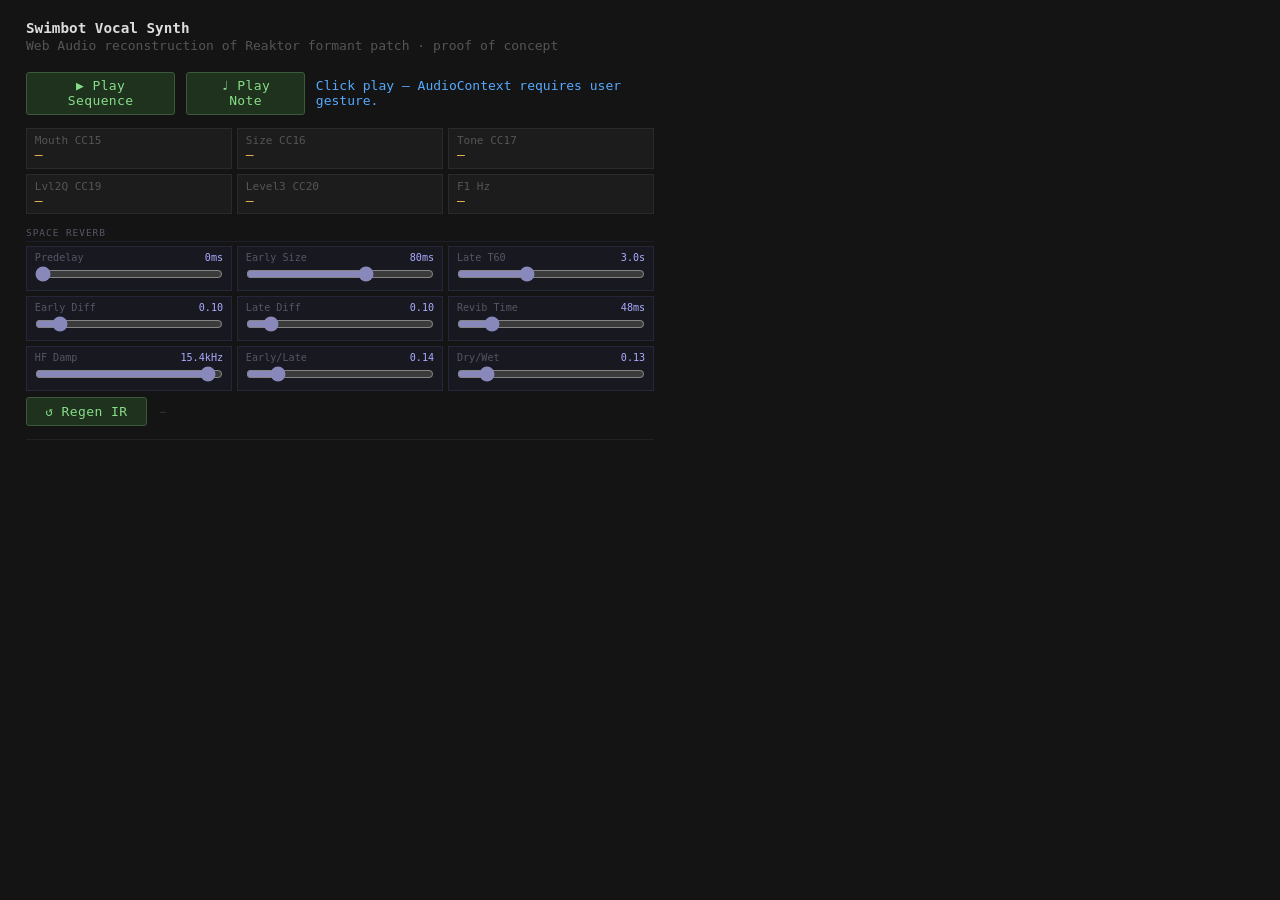
<file: synth/demo.html>
<!DOCTYPE html>
<html lang="en">
<head>
<meta charset="UTF-8">
<title>Swimbot Vocal Synth — Web Audio PoC</title>
<style>
* { box-sizing: border-box; margin: 0; padding: 0; }
body {
  background: #141414;
  color: #bbb;
  font-family: monospace;
  font-size: 13px;
  padding: 1.5em 2em;
  max-width: 680px;
}
h2 { color: #ddd; font-size: 1.1em; margin-bottom: 0.2em; }
.subtitle { color: #555; margin-bottom: 1.4em; }

#controls { display: flex; gap: 0.8em; align-items: center; margin-bottom: 1em; }
button {
  background: #1e321e;
  color: #8d8;
  border: 1px solid #3a5a3a;
  padding: 0.45em 1.4em;
  cursor: pointer;
  font-size: 13px;
  font-family: monospace;
  border-radius: 3px;
  letter-spacing: 0.03em;
}
button:hover { background: #253f25; }
button:disabled { opacity: 0.35; cursor: default; }
#status { color: #5af; }

#params {
  display: grid;
  grid-template-columns: repeat(3, 1fr);
  gap: 0.4em;
  margin-bottom: 1em;
}
.param {
  background: #1c1c1c;
  border: 1px solid #2a2a2a;
  padding: 0.4em 0.6em;
}
.pname { color: #555; font-size: 0.85em; }
.pval  { color: #fc5; }


.section-label {
  color: #556;
  font-size: 0.73em;
  letter-spacing: 0.1em;
  text-transform: uppercase;
  border-bottom: 1px solid #1e1e2a;
  padding-bottom: 0.25em;
  margin-bottom: 0.45em;
}
#reverb { margin-bottom: 1em; }
#reverb-params {
  display: grid;
  grid-template-columns: repeat(3, 1fr);
  gap: 0.4em;
  margin-bottom: 0.5em;
}
.rev-param {
  background: #181820;
  border: 1px solid #26263a;
  padding: 0.4em 0.6em;
}
.rev-param label {
  display: flex;
  justify-content: space-between;
  color: #556;
  font-size: 0.78em;
  margin-bottom: 0.25em;
}
.rev-param label span { color: #aaf; }
.rev-param input[type=range] { width: 100%; cursor: pointer; accent-color: #88b; }
#reverb-footer { display: flex; align-items: center; gap: 1em; margin-top: 0.1em; }
#reverbStatus { color: #445; font-size: 0.78em; font-style: italic; }

#log {
  border-top: 1px solid #222;
  padding-top: 0.6em;
  max-height: 220px;
  overflow-y: auto;
}
.ev-cc   { color: #666; }
.ev-note { color: #7af; }
.ev-done { color: #8d8; }
</style>
</head>
<body>

<h2>Swimbot Vocal Synth</h2>
<div class="subtitle">Web Audio reconstruction of Reaktor formant patch · proof of concept</div>

<div id="controls">
  <button id="playBtn">▶ Play Sequence</button>
  <button id="noteBtn">♩ Play Note</button>
  <span id="status">Click play — AudioContext requires user gesture.</span>
</div>


<div id="params">
  <div class="param"><div class="pname">Mouth  CC15</div><div class="pval" id="p15">—</div></div>
  <div class="param"><div class="pname">Size   CC16</div><div class="pval" id="p16">—</div></div>
  <div class="param"><div class="pname">Tone   CC17</div><div class="pval" id="p17">—</div></div>
  <div class="param"><div class="pname">Lvl2Q  CC19</div><div class="pval" id="p19">—</div></div>
  <div class="param"><div class="pname">Level3 CC20</div><div class="pval" id="p20">—</div></div>
  <div class="param"><div class="pname">F1 Hz</div><div class="pval" id="pF1">—</div></div>
</div>

<div id="reverb">
  <div class="section-label">Space Reverb</div>
  <div id="reverb-params">
    <div class="rev-param">
      <label>Predelay <span id="rv-predelay-val">0ms</span></label>
      <input type="range" id="rv-predelay" min="0" max="150" step="1" value="0">
    </div>
    <div class="rev-param">
      <label>Early Size <span id="rv-earlySize-val">80ms</span></label>
      <input type="range" id="rv-earlySize" min="5" max="120" step="1" value="80">
    </div>
    <div class="rev-param">
      <label>Late T60 <span id="rv-lateT60-val">3.0s</span></label>
      <input type="range" id="rv-lateT60" min="0.2" max="8" step="0.1" value="3.0">
    </div>
    <div class="rev-param">
      <label>Early Diff <span id="rv-earlyDiff-val">0.10</span></label>
      <input type="range" id="rv-earlyDiff" min="0" max="1" step="0.01" value="0.10">
    </div>
    <div class="rev-param">
      <label>Late Diff <span id="rv-lateDiff-val">0.10</span></label>
      <input type="range" id="rv-lateDiff" min="0" max="1" step="0.01" value="0.10">
    </div>
    <div class="rev-param">
      <label>Revib Time <span id="rv-revibTime-val">48ms</span></label>
      <input type="range" id="rv-revibTime" min="0" max="300" step="1" value="48">
    </div>
    <div class="rev-param">
      <label>HF Damp <span id="rv-hfDamp-val">15.4kHz</span></label>
      <input type="range" id="rv-hfDamp" min="500" max="16000" step="100" value="15400">
    </div>
    <div class="rev-param">
      <label>Early/Late <span id="rv-earlyLate-val">0.14</span></label>
      <input type="range" id="rv-earlyLate" min="0" max="1" step="0.01" value="0.14">
    </div>
    <div class="rev-param">
      <label>Dry/Wet <span id="rv-wet-val">0.13</span></label>
      <input type="range" id="rv-wet" min="0" max="1" step="0.01" value="0.13">
    </div>
  </div>
  <div id="reverb-footer">
    <button id="regenBtn">↺ Regen IR</button>
    <span id="reverbStatus">—</span>
  </div>
</div>

<div id="log"></div>

<script>
'use strict';

// ─── Formant Curve Breakpoints ────────────────────────────────────────────────
// From Reaktor Ctrl.Shp 2 modules in the Vowel-Morph stage.
// Values interpreted as MIDI pitch (69 = A4 = 440 Hz).
// Breakpoints at Mouth positions: 0% / 33% / 66% / 100%
const FORMANT_CURVES = [
  [52.5, 77.5, 75.8, 52.5],   // F1
  [96.9, 92.9, 85.8, 79.8],   // F2
  [103.4, 98.4, 97.6, 95.6],  // F3
];
const CURVE_POS = [0, 0.33, 0.66, 1.0];

// Base filter resonance (from Res values in Reaktor screenshot)
// Mapped to Web Audio BiquadFilter Q (bandpass)
const FORMANT_BASE_RES = [0.93, 0.96, 0.98];

// Relative mix gains — F1 dominant, F2/F3 attenuated
const FORMANT_BASE_GAIN = [1.0, 0.55, 0.3];

// ─── Sequence Data ────────────────────────────────────────────────────────────
const SEQUENCE = [
    {
        "delay": 10,
        "type": "cc",
        "cc": 14,
        "value": 94
    },
    {
        "delay": 20,
        "type": "cc",
        "cc": 15,
        "value": 98
    },
    {
        "delay": 30,
        "type": "cc",
        "cc": 16,
        "value": 89
    },
    {
        "delay": 40,
        "type": "cc",
        "cc": 17,
        "value": 77
    },
    {
        "delay": 50,
        "type": "cc",
        "cc": 19,
        "value": 65
    },
    {
        "delay": 60,
        "type": "cc",
        "cc": 20,
        "value": 53
    },
    {
        "delay": 70,
        "type": "note",
        "note": 89,
        "velocity": 73,
        "duration": 35
    },
    {
        "delay": 149,
        "type": "note",
        "note": 89,
        "velocity": 43,
        "duration": 35
    },
    {
        "delay": 224,
        "type": "note",
        "note": 89,
        "velocity": 59,
        "duration": 35
    },
    {
        "delay": 304,
        "type": "note",
        "note": 87,
        "velocity": 45,
        "duration": 35
    },
    {
        "delay": 370,
        "type": "cc",
        "cc": 15,
        "value": 83
    },
    {
        "delay": 374,
        "type": "note",
        "note": 89,
        "velocity": 70,
        "duration": 35
    },
    {
        "delay": 415,
        "type": "cc",
        "cc": 16,
        "value": 74
    },
    {
        "delay": 453,
        "type": "note",
        "note": 89,
        "velocity": 68,
        "duration": 35
    },
    {
        "delay": 519,
        "type": "note",
        "note": 89,
        "velocity": 68,
        "duration": 35
    },
    {
        "delay": 595,
        "type": "cc",
        "cc": 15,
        "value": 68
    },
    {
        "delay": 597,
        "type": "note",
        "note": 89,
        "velocity": 38,
        "duration": 35
    },
    {
        "delay": 610,
        "type": "cc",
        "cc": 16,
        "value": 59
    },
    {
        "delay": 669,
        "type": "note",
        "note": 89,
        "velocity": 59,
        "duration": 35
    },
    {
        "delay": 670,
        "type": "cc",
        "cc": 15,
        "value": 53
    },
    {
        "delay": 715,
        "type": "cc",
        "cc": 16,
        "value": 44
    },
    {
        "delay": 730,
        "type": "cc",
        "cc": 16,
        "value": 41
    },
    {
        "delay": 731,
        "type": "note",
        "note": 89,
        "velocity": 52,
        "duration": 35
    },
    {
        "delay": 745,
        "type": "cc",
        "cc": 16,
        "value": 56
    },
    {
        "delay": 804,
        "type": "note",
        "note": 89,
        "velocity": 62,
        "duration": 35
    },
    {
        "delay": 805,
        "type": "cc",
        "cc": 16,
        "value": 71
    },
    {
        "delay": 873,
        "type": "note",
        "note": 89,
        "velocity": 74,
        "duration": 35
    },
    {
        "delay": 935,
        "type": "note",
        "note": 89,
        "velocity": 47,
        "duration": 35
    },
    {
        "delay": 955,
        "type": "cc",
        "cc": 15,
        "value": 38
    },
    {
        "delay": 1010,
        "type": "note",
        "note": 89,
        "velocity": 58,
        "duration": 35
    },
    {
        "delay": 1045,
        "type": "cc",
        "cc": 15,
        "value": 34
    },
    {
        "delay": 1078,
        "type": "note",
        "note": 89,
        "velocity": 35,
        "duration": 35
    },
    {
        "delay": 1180,
        "type": "cc",
        "cc": 15,
        "value": 49
    },
    {
        "delay": 1210,
        "type": "cc",
        "cc": 15,
        "value": 64
    },
    {
        "delay": 1255,
        "type": "cc",
        "cc": 16,
        "value": 86
    },
    {
        "delay": 1330,
        "type": "cc",
        "cc": 16,
        "value": 101
    },
    {
        "delay": 1375,
        "type": "note",
        "note": 89,
        "velocity": 53,
        "duration": 35
    },
    {
        "delay": 1555,
        "type": "cc",
        "cc": 15,
        "value": 79
    },
    {
        "delay": 1560,
        "type": "note",
        "note": 89,
        "velocity": 68,
        "duration": 35
    },
    {
        "delay": 1636,
        "type": "note",
        "note": 89,
        "velocity": 37,
        "duration": 35
    },
    {
        "delay": 1703,
        "type": "note",
        "note": 89,
        "velocity": 59,
        "duration": 35
    },
    {
        "delay": 1765,
        "type": "cc",
        "cc": 15,
        "value": 94
    },
    {
        "delay": 1768,
        "type": "note",
        "note": 89,
        "velocity": 64,
        "duration": 35
    },
    {
        "delay": 1832,
        "type": "note",
        "note": 89,
        "velocity": 45,
        "duration": 35
    },
    {
        "delay": 1909,
        "type": "note",
        "note": 89,
        "velocity": 77,
        "duration": 35
    },
    {
        "delay": 1984,
        "type": "note",
        "note": 89,
        "velocity": 64,
        "duration": 35
    },
    {
        "delay": 1990,
        "type": "cc",
        "cc": 15,
        "value": 109
    },
    {
        "delay": 2058,
        "type": "note",
        "note": 89,
        "velocity": 83,
        "duration": 35
    },
    {
        "delay": 2065,
        "type": "cc",
        "cc": 15,
        "value": 124
    },
    {
        "delay": 2135,
        "type": "note",
        "note": 92,
        "velocity": 80,
        "duration": 35
    },
    {
        "delay": 2210,
        "type": "note",
        "note": 92,
        "velocity": 69,
        "duration": 35
    },
    {
        "delay": 2215,
        "type": "cc",
        "cc": 16,
        "value": 116
    },
    {
        "delay": 2245,
        "type": "cc",
        "cc": 15,
        "value": 127
    },
    {
        "delay": 2286,
        "type": "done"
    }
];

// ─── Audio Engine ─────────────────────────────────────────────────────────────
let ctx         = null;
let masterGain  = null;
let trebleFilter= null;
let preEmphasis = null;
let formantFilters = [];
let formantGains   = [];
let formantMixer   = null;

function midiToHz(note) {
  return 440 * Math.pow(2, (note - 69) / 12);
}

// Map 0–1 resonance to Q for bandpass formant filters
function resToQ(r) {
  return 2 + r * 23;  // 0 → Q=2 (wide), 1 → Q=25 (narrow)
}

// Piecewise linear interpolation matching Reaktor's Ctrl.Shp 2 module
function ctrlShp2(breakpoints, t) {
  for (let i = 0; i < CURVE_POS.length - 1; i++) {
    if (t <= CURVE_POS[i + 1]) {
      const seg = (t - CURVE_POS[i]) / (CURVE_POS[i + 1] - CURVE_POS[i]);
      return breakpoints[i] + seg * (breakpoints[i + 1] - breakpoints[i]);
    }
  }
  return breakpoints[breakpoints.length - 1];
}

function initAudio() {
  if (ctx) return;
  ctx = new (window.AudioContext || window.webkitAudioContext)();

  // Master output
  masterGain = ctx.createGain();
  masterGain.gain.value = 0.25;
  masterGain.connect(ctx.destination);

  // Treble boost (Trbl+ in Reaktor, activated by Size/CC16)
  trebleFilter = ctx.createBiquadFilter();
  trebleFilter.type = 'highshelf';
  trebleFilter.frequency.value = 3200;
  trebleFilter.gain.value = 0;
  trebleFilter.connect(masterGain);

  // Formant mixer
  formantMixer = ctx.createGain();
  formantMixer.gain.value = 1.0;
  formantMixer.connect(trebleFilter);

  // Pre-emphasis: gentle highpass approximating Reaktor's Differentiator
  preEmphasis = ctx.createBiquadFilter();
  preEmphasis.type = 'highpass';
  preEmphasis.frequency.value = 60;
  preEmphasis.Q.value = 0.4;

  // Three formant bandpass filters (using BP outputs of Reaktor's 2-pole filter)
  formantFilters = [];
  formantGains   = [];
  for (let i = 0; i < 3; i++) {
    const f = ctx.createBiquadFilter();
    f.type = 'bandpass';
    f.Q.value = resToQ(FORMANT_BASE_RES[i]);

    const g = ctx.createGain();
    g.gain.value = FORMANT_BASE_GAIN[i];

    f.connect(g);
    g.connect(formantMixer);

    // Pre-emphasis fans out to all three filters permanently
    preEmphasis.connect(f);

    formantFilters.push(f);
    formantGains.push(g);
  }

  updateFormantFreqs(0);
  initReverb();
}

// CC15: update all three formant frequencies via Ctrl.Shp 2 curves
function updateFormantFreqs(mouthCC) {
  if (!ctx) return;
  const t  = Math.max(0, Math.min(127, mouthCC)) / 127;
  const tc = 0.015; // 15ms smoothing (matches typical MIDI CC update rate)
  FORMANT_CURVES.forEach((curve, i) => {
    const pitch = ctrlShp2(curve, t);
    const hz    = midiToHz(pitch);
    formantFilters[i].frequency.setTargetAtTime(hz, ctx.currentTime, tc);
  });
  // Update F1 display
  const f1pitch = ctrlShp2(FORMANT_CURVES[0], t);
  document.getElementById('pF1').textContent = midiToHz(f1pitch).toFixed(0) + ' Hz';
}

// CC16: treble boost via Size comparator
function updateSize(sizeCC) {
  if (!ctx) return;
  const norm    = (Math.max(32, sizeCC) - 32) / (127 - 32); // 0–1 within range 32–127
  const boostDb = norm > 0.5 ? (norm - 0.5) * 2 * 10 : 0;  // 0–10 dB
  trebleFilter.gain.setTargetAtTime(boostDb, ctx.currentTime, 0.02);
}

// CC19: F2 filter resonance (Q)
function updateF2Resonance(cc19) {
  if (!ctx) return;
  const norm = Math.min(cc19, 70) / 70;
  formantFilters[1].Q.setTargetAtTime(resToQ(norm), ctx.currentTime, 0.02);
}

// CC20: F3 gain
function updateF3Level(cc20) {
  if (!ctx) return;
  const norm = cc20 / 127;
  formantGains[2].gain.setTargetAtTime(norm * FORMANT_BASE_GAIN[2] * 2, ctx.currentTime, 0.02);
}

function playNote(note, velocity, durationMs) {
  if (!ctx) return;
  const now    = ctx.currentTime;
  const freq   = midiToHz(note - 12);
  const amp    = (velocity / 127) * 1.4; // boosted to compensate for narrow BP filter attenuation
  const durSec = durationMs / 1000;

  // AHDSR from panel: fast attack, ~65ms hold, S=0, short release
  const envA = 0.003;
  const envR = 0.04;

  const env = ctx.createGain();
  env.gain.setValueAtTime(0, now);
  env.gain.linearRampToValueAtTime(amp, now + envA);
  env.gain.setValueAtTime(amp, now + durSec);
  env.gain.linearRampToValueAtTime(0.0001, now + durSec + envR);

  const osc = ctx.createOscillator();
  osc.type = 'sawtooth';
  osc.frequency.value = freq;
  osc.connect(env);
  env.connect(preEmphasis);

  const endTime = now + durSec + envR + 0.05;
  osc.start(now);
  osc.stop(endTime);
  osc.onended = () => {
    try { env.disconnect(preEmphasis); } catch (e) {}
  };
}

// ─── CC Handler ───────────────────────────────────────────────────────────────
function handleCC(cc, value) {
  const el = document.getElementById('p' + cc);
  if (el) el.textContent = value;

  switch (cc) {
    case 15: updateFormantFreqs(value); break;
    case 16: updateSize(value);         break;
    case 19: updateF2Resonance(value);  break;
    case 20: updateF3Level(value);      break;
  }
}

// ─── Reverb ──────────────────────────────────────────────────────────────────
// ConvolverNode-based reverb with synthetically generated impulse response.
// Parameters match Space Master 2 layout from screenshot.

const REVERB = {
  predelay:       0,     // ms: silence before reverb signal appears
  earlySize:      80,    // ms: total time span of early reflections
  earlyDiffusion: 0.10,  // 0–1: 0=clustered sparse taps, 1=evenly log-spaced
  lateT60:        3.0,   // s: time for late tail to decay –60 dB
  lateDiffusion:  0.10,  // 0–1: controls grain density of late tail
  revibTime:      48,    // ms: gap between predelay end and late tail onset
  hfDampHz:       15400, // Hz: one-pole LP cutoff applied to late tail (air absorption)
  earlyLateBal:   0.14,  // 0=all early reflections, 1=all late tail
  wetLevel:       0.13,  // 0–1: reverb send level (dry always passes through)
};

let reverbConvolver = null;
let reverbWetGain   = null;
let _regenTimer     = null;

function initReverb() {
  reverbConvolver = ctx.createConvolver();
  reverbConvolver.normalize = false;  // we handle normalization ourselves

  reverbWetGain = ctx.createGain();
  reverbWetGain.gain.value = REVERB.wetLevel;

  // Signal path: masterGain → convolver → wetGain → destination
  // Dry signal: masterGain → destination (already connected, untouched)
  masterGain.connect(reverbConvolver);
  reverbConvolver.connect(reverbWetGain);
  reverbWetGain.connect(ctx.destination);

  generateIR();
}

function generateIR() {
  if (!ctx || !reverbConvolver) return;
  const statusEl = document.getElementById('reverbStatus');
  if (statusEl) statusEl.textContent = 'Building IR…';

  const sr  = ctx.sampleRate;
  const P   = REVERB;

  // Total IR duration: predelay + revibTime + late tail + small tail pad
  const totalDur = P.predelay / 1000 + P.revibTime / 1000 + P.lateT60 * 1.1 + 0.05;
  const len      = Math.ceil(sr * totalDur);
  const L        = new Float32Array(len);
  const R        = new Float32Array(len);

  const predelayS  = Math.floor(P.predelay  / 1000 * sr);
  const revibS     = Math.floor(P.revibTime / 1000 * sr);
  const earlySpan  = P.earlySize / 1000; // seconds

  // ── Early reflections ──────────────────────────────────────────────────────
  // Sparse taps with exponential amplitude decay and diffusion-controlled spacing.
  const NUM_EARLY  = 20;
  const earlyAmp   = (1 - P.earlyLateBal) * 0.65;

  for (let i = 0; i < NUM_EARLY; i++) {
    const frac = (i + 1) / NUM_EARLY;
    // Power-law spacing: diffusion=1 → sqrt (denser early), diffusion=0 → squared (denser late)
    const baseT  = earlySpan * Math.pow(frac, 2 - P.earlyDiffusion * 1.5);
    const jitter = (1 - P.earlyDiffusion) * (Math.random() - 0.5) * earlySpan / NUM_EARLY;
    const t      = Math.max(0, baseT + jitter);

    const amp  = earlyAmp * Math.exp(-5.0 * t / earlySpan);
    const sL   = predelayS + Math.floor(t * sr);
    const sR   = predelayS + Math.floor(t * sr);
    // Random polarity per tap, independently for L and R → natural decorrelation
    const signL = Math.random() > 0.5 ? 1 : -1;
    const signR = Math.random() > 0.5 ? 1 : -1;

    if (sL >= 0 && sL < len) L[sL] += amp * signL * (0.85 + Math.random() * 0.15);
    if (sR >= 0 && sR < len) R[sR] += amp * signR * (0.85 + Math.random() * 0.15);
  }

  // ── Late reverb tail ───────────────────────────────────────────────────────
  // Exponentially decaying noise with one-pole LP filter for HF air absorption.
  // lateDiffusion controls grain density (1=smooth noise, 0=coarser grain).
  const lateStart  = predelayS + revibS;
  const lateAmp    = P.earlyLateBal;
  const logDecay   = 6.908 / P.lateT60; // ln(1000) → -60 dB at T60

  // One-pole LP: y[n] = a*x[n] + (1-a)*y[n-1]  (larger a = brighter / less damped)
  const hfA = 1 - Math.exp(-2 * Math.PI * (P.hfDampHz / sr));

  // Grain size for lateDiffusion: 1=sample-by-sample, 0=~10ms grains
  const grainSize = Math.max(1, Math.floor((1 - P.lateDiffusion) * sr * 0.01));
  let lpL = 0, lpR = 0;
  let grainL = 0, grainR = 0, grainCount = 0;

  for (let i = lateStart; i < len; i++) {
    const t     = (i - lateStart) / sr;
    const decay = lateAmp * Math.exp(-logDecay * t);

    // Refresh noise grain on schedule (diffusion-controlled grain size)
    if (grainCount <= 0) {
      grainL = (Math.random() * 2 - 1) * decay;
      grainR = (Math.random() * 2 - 1) * decay;
      grainCount = grainSize;
    } else {
      grainCount--;
    }

    // Apply one-pole LP for HF damping
    lpL = hfA * grainL + (1 - hfA) * lpL;
    lpR = hfA * grainR + (1 - hfA) * lpR;

    L[i] += lpL;
    R[i] += lpR;
  }

  // ── Normalize to peak ±0.5 ────────────────────────────────────────────────
  let peak = 0;
  for (let i = 0; i < len; i++) {
    if (Math.abs(L[i]) > peak) peak = Math.abs(L[i]);
    if (Math.abs(R[i]) > peak) peak = Math.abs(R[i]);
  }
  if (peak > 0) {
    const scale = 0.5 / peak;
    for (let i = 0; i < len; i++) { L[i] *= scale; R[i] *= scale; }
  }

  // ── Assign to ConvolverNode ───────────────────────────────────────────────
  const irBuf = ctx.createBuffer(2, len, sr);
  irBuf.copyToChannel(L, 0);
  irBuf.copyToChannel(R, 1);
  reverbConvolver.buffer = irBuf;

  if (statusEl) {
    statusEl.textContent = `IR: ${totalDur.toFixed(2)}s  T60=${P.lateT60.toFixed(1)}s  HF=${
      P.hfDampHz >= 1000 ? (P.hfDampHz / 1000).toFixed(1) + 'k' : P.hfDampHz}Hz`;
  }
}

function scheduleRegenIR() {
  clearTimeout(_regenTimer);
  _regenTimer = setTimeout(generateIR, 350); // debounce: wait for slider to settle
}

function initReverbUI() {
  // Map slider id → { REVERB key, display formatter }
  const controls = {
    'rv-predelay':  { key: 'predelay',       fmt: v => Math.round(v) + 'ms',                   regen: true  },
    'rv-earlySize': { key: 'earlySize',       fmt: v => Math.round(v) + 'ms',                   regen: true  },
    'rv-lateT60':   { key: 'lateT60',         fmt: v => parseFloat(v).toFixed(1) + 's',          regen: true  },
    'rv-earlyDiff': { key: 'earlyDiffusion',  fmt: v => parseFloat(v).toFixed(2),                regen: true  },
    'rv-lateDiff':  { key: 'lateDiffusion',   fmt: v => parseFloat(v).toFixed(2),                regen: true  },
    'rv-revibTime': { key: 'revibTime',        fmt: v => Math.round(v) + 'ms',                   regen: true  },
    'rv-hfDamp':    { key: 'hfDampHz',         fmt: v => v >= 1000 ? (v/1000).toFixed(1)+'kHz' : v+'Hz', regen: true },
    'rv-earlyLate': { key: 'earlyLateBal',     fmt: v => parseFloat(v).toFixed(2),               regen: true  },
    'rv-wet':       { key: 'wetLevel',         fmt: v => parseFloat(v).toFixed(2),               regen: false },
  };

  Object.entries(controls).forEach(([id, cfg]) => {
    const slider  = document.getElementById(id);
    const display = document.getElementById(id + '-val');
    if (!slider) return;

    slider.addEventListener('input', () => {
      const v = parseFloat(slider.value);
      REVERB[cfg.key] = v;
      if (display) display.textContent = cfg.fmt(v);

      if (!cfg.regen) {
        // Wet level: update gain node directly, no IR rebuild needed
        if (reverbWetGain) reverbWetGain.gain.setTargetAtTime(v, ctx.currentTime, 0.05);
      } else {
        scheduleRegenIR();
      }
    });
  });

  document.getElementById('regenBtn').addEventListener('click', () => {
    if (!ctx) return;
    generateIR();
  });
}

// ─── Sequencer ────────────────────────────────────────────────────────────────
let _timers = [];

function stopSequence() {
  _timers.forEach(t => clearTimeout(t));
  _timers = [];
}

function playSequence() {
  initAudio();
  if (ctx.state === 'suspended') ctx.resume();
  stopSequence();

  const btn    = document.getElementById('playBtn');
  const status = document.getElementById('status');
  const logEl  = document.getElementById('log');

  btn.disabled  = true;
  logEl.innerHTML = '';
  status.textContent = 'Playing…';

  SEQUENCE.forEach(ev => {
    const t = setTimeout(() => {
      if (ev.type === 'cc') {
        handleCC(ev.cc, ev.value);
        logEl.innerHTML += `<div class="ev-cc">+${ev.delay}ms  CC${ev.cc} = ${ev.value}</div>`;
      } else if (ev.type === 'note') {
        playNote(ev.note, ev.velocity, ev.duration);
        logEl.innerHTML += `<div class="ev-note">+${ev.delay}ms  Note ${ev.note}  vel=${ev.velocity}  dur=${ev.duration}ms</div>`;
      } else if (ev.type === 'done') {
        status.textContent = 'Done. Click to play again.';
        btn.disabled = false;
      }
      logEl.scrollTop = logEl.scrollHeight;
    }, ev.delay);
    _timers.push(t);
  });
}

document.getElementById('playBtn').addEventListener('click', playSequence);
document.getElementById('noteBtn').addEventListener('click', () => {
  initAudio();
  if (ctx.state === 'suspended') ctx.resume();
  playNote(77, 100, 400); // A5 -1 octave = A4, medium velocity, 400ms
});
initReverbUI();
</script>
</body>
</html>
</file>
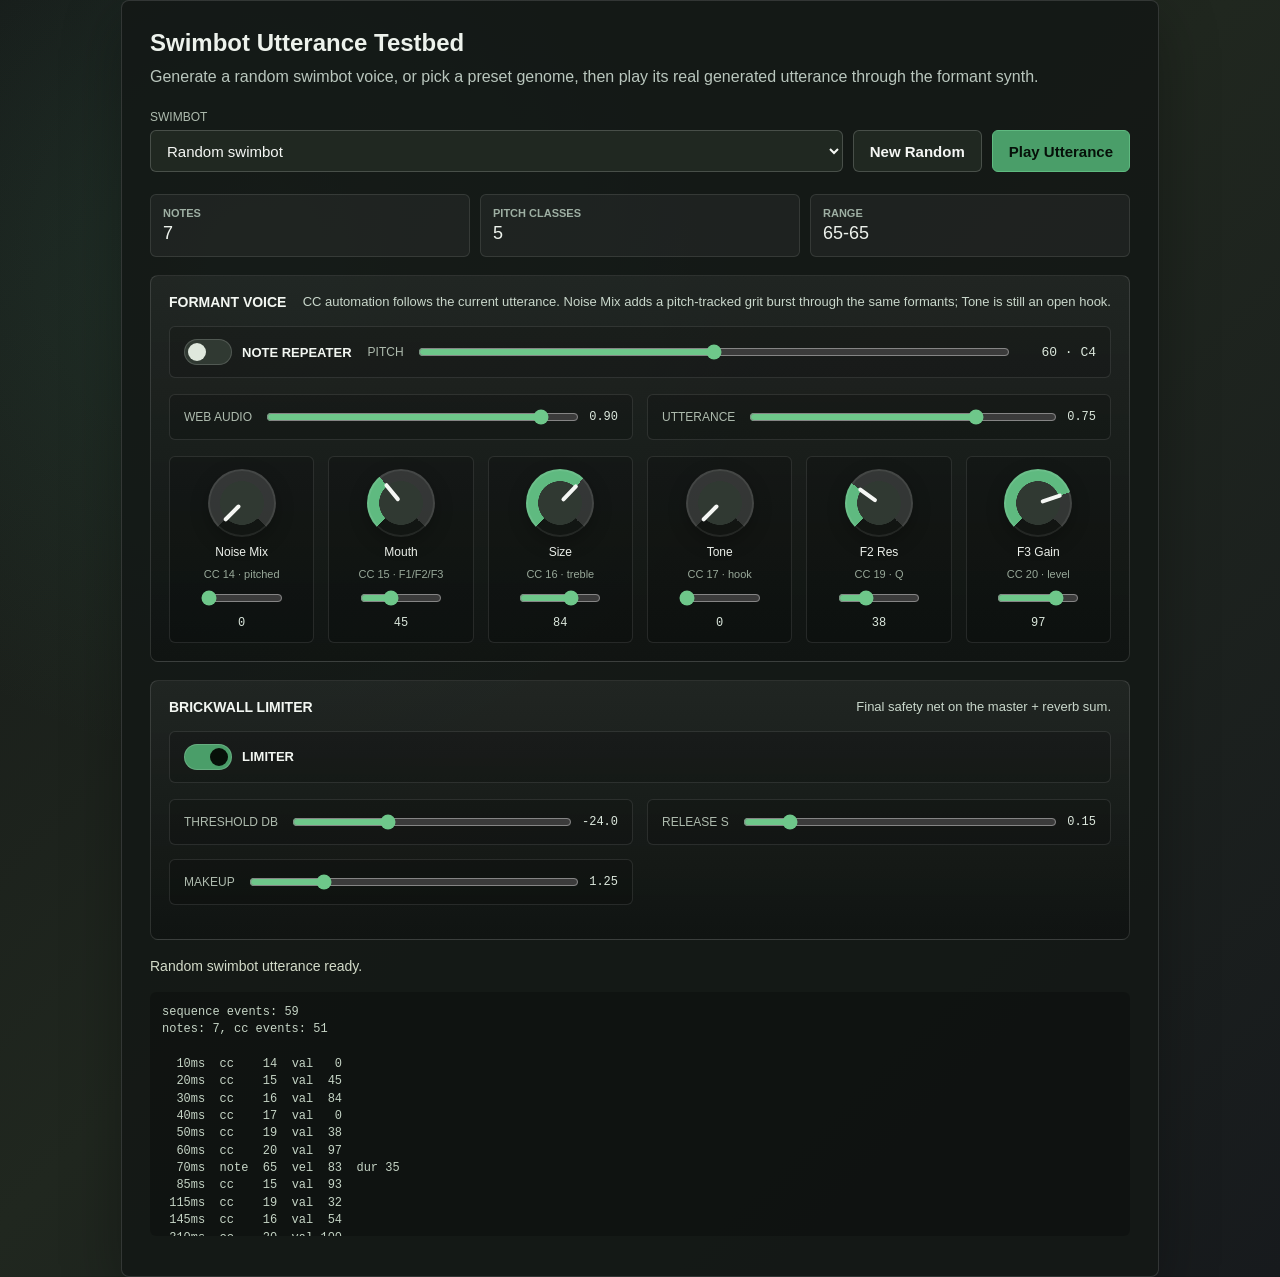
<file: synth/testbed.html>
<!doctype html>
<html lang="en">
<head>
	<meta charset="utf-8">
	<base href="../">
	<title>Swimbot Utterance Testbed</title>
	<style>
		:root {
			color-scheme: dark;
			font-family: Arial, Helvetica, sans-serif;
			background: #141816;
			color: #edf2ec;
		}

		body {
			margin: 0;
			min-height: 100vh;
			display: grid;
			place-items: center;
			background:
				radial-gradient(circle at 20% 20%, rgba(72, 145, 112, 0.18), transparent 32rem),
				linear-gradient(135deg, #151817 0%, #20271f 48%, #171a1d 100%);
		}

		main {
			width: min(980px, calc(100vw - 40px));
			padding: 28px;
			border: 1px solid rgba(255, 255, 255, 0.13);
			border-radius: 8px;
			background: rgba(20, 24, 22, 0.88);
			box-shadow: 0 18px 60px rgba(0, 0, 0, 0.3);
		}

		h1 {
			margin: 0 0 8px;
			font-size: 24px;
			font-weight: 700;
			letter-spacing: 0;
		}

		p {
			margin: 0 0 22px;
			color: #b9c6bd;
			line-height: 1.45;
		}

		.controls {
			display: grid;
			grid-template-columns: 1fr auto auto;
			gap: 10px;
			align-items: end;
		}

		label {
			display: grid;
			gap: 6px;
			font-size: 12px;
			color: #aebbae;
			text-transform: uppercase;
		}

		select, button {
			height: 42px;
			border-radius: 6px;
			border: 1px solid rgba(255, 255, 255, 0.18);
			background: #202821;
			color: #f5f7f4;
			font-size: 15px;
		}

		select {
			width: 100%;
			padding: 0 12px;
		}

		button {
			padding: 0 16px;
			cursor: pointer;
			font-weight: 700;
		}

		button.primary {
			background: #4a9e69;
			border-color: #5fba80;
			color: #061009;
		}

		button:disabled {
			opacity: 0.45;
			cursor: default;
		}

		.readout {
			margin-top: 22px;
			display: grid;
			grid-template-columns: repeat(3, 1fr);
			gap: 10px;
		}

		.stat {
			padding: 12px;
			border: 1px solid rgba(255, 255, 255, 0.1);
			border-radius: 6px;
			background: rgba(255, 255, 255, 0.045);
		}

		.stat b {
			display: block;
			margin-bottom: 4px;
			font-size: 11px;
			color: #9eafa3;
			text-transform: uppercase;
		}

		.stat span {
			font-size: 18px;
		}

		.synth-panel {
			margin-top: 18px;
			padding: 18px;
			border: 1px solid rgba(255, 255, 255, 0.12);
			border-radius: 8px;
			background: linear-gradient(180deg, rgba(255, 255, 255, 0.055), rgba(0, 0, 0, 0.18));
		}

		.panel-title {
			display: flex;
			justify-content: space-between;
			gap: 14px;
			margin-bottom: 16px;
			color: #c9d7cb;
			font-size: 13px;
		}

		.panel-title b {
			color: #f3f7f2;
			font-size: 14px;
			text-transform: uppercase;
		}

		.repeater {
			display: grid;
			grid-template-columns: auto 1fr auto;
			gap: 16px;
			align-items: center;
			margin-bottom: 16px;
			padding: 12px 14px;
			border: 1px solid rgba(255, 255, 255, 0.1);
			border-radius: 6px;
			background: rgba(0, 0, 0, 0.16);
		}

		.switch {
			display: flex;
			grid-template-columns: none;
			align-items: center;
			gap: 10px;
			color: #f3f7f2;
			font-size: 13px;
			font-weight: 700;
			text-transform: uppercase;
		}

		.switch input {
			position: absolute;
			opacity: 0;
		}

		.switch-track {
			width: 48px;
			height: 26px;
			border-radius: 999px;
			position: relative;
			background: #303932;
			box-shadow: inset 0 0 0 1px rgba(255,255,255,0.16);
		}

		.switch-track::after {
			content: "";
			position: absolute;
			top: 4px;
			left: 4px;
			width: 18px;
			height: 18px;
			border-radius: 50%;
			background: #dfe8dd;
			transition: transform 140ms ease, background 140ms ease;
		}

		.switch input:checked + .switch-track {
			background: #4a9e69;
		}

		.switch input:checked + .switch-track::after {
			transform: translateX(22px);
			background: #071009;
		}

		.repeater-pitch {
			display: grid;
			grid-template-columns: auto 1fr;
			gap: 12px;
			align-items: center;
			color: #aebbae;
			font-size: 12px;
			text-transform: uppercase;
		}

		.repeater-pitch input[type="range"] {
			width: 100%;
		}

		.note-display {
			min-width: 72px;
			text-align: right;
			font: 13px ui-monospace, SFMono-Regular, Menlo, Consolas, monospace;
			color: #dce8dd;
		}

		.mixer {
			display: grid;
			grid-template-columns: repeat(2, 1fr);
			gap: 14px;
			margin-bottom: 16px;
		}

		.mixer-control {
			display: grid;
			grid-template-columns: auto 1fr auto;
			gap: 12px;
			align-items: center;
			padding: 12px 14px;
			border: 1px solid rgba(255, 255, 255, 0.1);
			border-radius: 6px;
			background: rgba(0, 0, 0, 0.16);
			color: #aebbae;
			font-size: 12px;
			text-transform: uppercase;
		}

		.mixer-control input[type="range"] {
			width: 100%;
		}

		.knobs {
			display: grid;
			grid-template-columns: repeat(6, minmax(96px, 1fr));
			gap: 14px;
		}

		.knob {
			display: grid;
			justify-items: center;
			gap: 8px;
			padding: 12px 8px;
			border: 1px solid rgba(255, 255, 255, 0.1);
			border-radius: 6px;
			background: rgba(0, 0, 0, 0.18);
		}

		.dial {
			width: 68px;
			aspect-ratio: 1;
			border-radius: 50%;
			position: relative;
			cursor: grab;
			touch-action: none;
			background:
				radial-gradient(circle at 50% 50%, #303932 0 45%, transparent 46%),
				conic-gradient(from 225deg, #5fba80 0deg var(--arc, 0deg), rgba(255,255,255,0.14) var(--arc, 0deg) 270deg, transparent 270deg 360deg);
			box-shadow: inset 0 0 0 2px rgba(255,255,255,0.08), 0 6px 18px rgba(0,0,0,0.25);
		}

		.dial.dragging {
			cursor: grabbing;
		}

		.dial::after {
			content: "";
			position: absolute;
			left: calc(50% - 2px);
			top: 9px;
			width: 4px;
			height: 22px;
			border-radius: 999px;
			background: #f5f7f4;
			transform-origin: 50% 25px;
			transform: rotate(var(--rotation, -135deg));
		}

		.knob.automated .dial {
			box-shadow: inset 0 0 0 2px rgba(95,186,128,0.8), 0 0 24px rgba(95,186,128,0.22);
		}

		.knob.locked {
			border-color: rgba(220, 170, 90, 0.6);
			background: rgba(60, 44, 20, 0.35);
		}

		.knob-name {
			text-align: center;
			font-size: 12px;
			color: #f1f5ef;
			line-height: 1.2;
		}

		.knob-meta {
			color: #98a899;
			font-size: 11px;
		}

		input[type="range"] {
			width: 82px;
			accent-color: #6ec78a;
		}

		.value {
			font: 12px ui-monospace, SFMono-Regular, Menlo, Consolas, monospace;
			color: #dce8dd;
		}

		#status {
			margin-top: 18px;
			min-height: 20px;
			color: #d3dbc9;
			font-size: 14px;
		}

		#sequence {
			margin-top: 14px;
			max-height: 220px;
			overflow: auto;
			padding: 12px;
			border-radius: 6px;
			background: rgba(0, 0, 0, 0.24);
			color: #c5d4c5;
			font: 12px/1.45 ui-monospace, SFMono-Regular, Menlo, Consolas, monospace;
			white-space: pre-wrap;
		}

		@media (max-width: 680px) {
			.controls,
			.readout,
			.repeater,
			.mixer,
			.mixer-control,
			.knobs {
				grid-template-columns: 1fr;
			}

			button {
				width: 100%;
			}
		}
	</style>
</head>
<body>
	<main>
		<h1>Swimbot Utterance Testbed</h1>
		<p>Generate a random swimbot voice, or pick a preset genome, then play its real generated utterance through the formant synth.</p>

		<div class="controls">
			<label>
				Swimbot
				<select id="presetSelect">
					<option value="__random__">Random swimbot</option>
				</select>
			</label>
			<button id="randomBtn" type="button">New Random</button>
			<button id="playBtn" class="primary" type="button">Play Utterance</button>
		</div>

		<div class="readout" aria-live="polite">
			<div class="stat"><b>Notes</b><span id="noteCount">-</span></div>
			<div class="stat"><b>Pitch Classes</b><span id="pitchClasses">-</span></div>
			<div class="stat"><b>Range</b><span id="noteRange">-</span></div>
		</div>

		<section class="synth-panel" aria-label="Synth controls">
			<div class="panel-title">
				<b>Formant Voice</b>
				<span>CC automation follows the current utterance. Noise Mix adds a pitch-tracked grit burst through the same formants; Tone is still an open hook.</span>
			</div>
			<div class="repeater">
				<label class="switch">
					<input id="noteRepeaterToggle" type="checkbox">
					<span class="switch-track" aria-hidden="true"></span>
					Note Repeater
				</label>
				<label class="repeater-pitch">
					Pitch
					<input id="noteRepeaterPitch" type="range" min="24" max="96" value="60">
				</label>
				<div class="note-display" id="noteRepeaterPitchValue">60 · C4</div>
			</div>
			<div class="mixer" aria-label="Mixer controls">
				<label class="mixer-control">
					Web Audio
					<input id="webAudioVolume" type="range" min="0" max="1" step="0.01">
					<span class="value" id="webAudioVolumeValue">-</span>
				</label>
				<label class="mixer-control">
					Utterance
					<input id="webUtteranceVolume" type="range" min="0" max="1" step="0.01">
					<span class="value" id="webUtteranceVolumeValue">-</span>
				</label>
			</div>
			<div class="knobs" id="knobs"></div>
		</section>

		<section class="synth-panel" aria-label="Brickwall limiter">
			<div class="panel-title">
				<b>Brickwall Limiter</b>
				<span>Final safety net on the master + reverb sum.</span>
			</div>
			<div class="repeater">
				<label class="switch">
					<input id="ceilingToggle" type="checkbox">
					<span class="switch-track" aria-hidden="true"></span>
					Limiter
				</label>
			</div>
			<div class="mixer" id="limiterControls">
				<label class="mixer-control">
					Threshold dB
					<input id="limThresh" type="range" min="-36" max="0" step="0.5">
					<span class="value" id="limThreshVal">-</span>
				</label>
				<label class="mixer-control">
					Release s
					<input id="limRelease" type="range" min="0.02" max="1" step="0.01">
					<span class="value" id="limReleaseVal">-</span>
				</label>
				<label class="mixer-control">
					Makeup
					<input id="limMakeup" type="range" min="0.5" max="4" step="0.05">
					<span class="value" id="limMakeupVal">-</span>
				</label>
			</div>
		</section>

		<div id="status">Audio initializes on the first click.</div>
		<pre id="sequence"></pre>
	</main>

	<script src="simulation/MathConstants.js"></script>
	<script src="simulation/Vector2D.js"></script>
	<script src="simulation/SwimbotTypes.js"></script>
	<script src="simulation/Pool.js"></script>
	<script src="simulation/FoodBit.js"></script>
	<script src="simulation/Parameters.js"></script>
	<script src="simulation/Utility.js"></script>
	<script src="simulation/Genotype.js"></script>
	<script src="simulation/Embryology.js"></script>
	<script src="synth/Synth.js"></script>
	<script src="simulation/Sound.js"></script>

	<script>
		"use strict";

		var _chosenPoolToLoad = 0;
		var _runningFast = false;
		var globalTweakers = new GlobalTweakers();

		function gpRandom() {
			return Math.random();
		}

		const sound = new Sound();
		const embryology = new Embryology();
		const presetSelect = document.getElementById("presetSelect");
		const randomBtn = document.getElementById("randomBtn");
		const playBtn = document.getElementById("playBtn");
		const statusEl = document.getElementById("status");
		const sequenceEl = document.getElementById("sequence");
		const noteCountEl = document.getElementById("noteCount");
		const pitchClassesEl = document.getElementById("pitchClasses");
		const noteRangeEl = document.getElementById("noteRange");
		const knobsEl = document.getElementById("knobs");
		const noteRepeaterToggle = document.getElementById("noteRepeaterToggle");
		const noteRepeaterPitch = document.getElementById("noteRepeaterPitch");
		const noteRepeaterPitchValue = document.getElementById("noteRepeaterPitchValue");
		const webAudioVolume = document.getElementById("webAudioVolume");
		const webAudioVolumeValue = document.getElementById("webAudioVolumeValue");
		const webUtteranceVolume = document.getElementById("webUtteranceVolume");
		const webUtteranceVolumeValue = document.getElementById("webUtteranceVolumeValue");

		let initialized = false;
		let utteranceSerial = 0;
		let currentPhenotype = null;
		let currentLabel = "Random swimbot";
		let currentVoice = null;
		let repeaterVoice = null;
		let repeaterTimer = null;
		let playbackTimers = [];

		const synthControls = [
			{ cc: 14, name: "Noise Mix", detail: "pitched" },
			{ cc: 15, name: "Mouth", detail: "F1/F2/F3" },
			{ cc: 16, name: "Size", detail: "treble" },
			{ cc: 17, name: "Tone", detail: "hook" },
			{ cc: 19, name: "F2 Res", detail: "Q" },
			{ cc: 20, name: "F3 Gain", detail: "level" }
		];

		const knobByCC = new Map();

		function bootAudio() {
			if (!initialized) {
				sound.initialize();
				SwimbotSynth.setReverbWet(0.04);
				initialized = true;
			}

			const ctx = SwimbotSynth.getAudioContext();
			if (ctx && ctx.state === "suspended") {
				ctx.resume();
			}
		}

		function populatePresets() {
			for (const name of PRESET_LIST) {
				const option = document.createElement("option");
				option.value = name;
				option.textContent = name;
				presetSelect.appendChild(option);
			}
		}

		function buildKnobs() {
			for (const control of synthControls) {
				const wrap = document.createElement("div");
				wrap.className = "knob";
				wrap.innerHTML = `
					<div class="dial" aria-hidden="true"></div>
					<div class="knob-name">${control.name}</div>
					<div class="knob-meta">CC ${control.cc} · ${control.detail}</div>
					<input type="range" min="0" max="127" value="0" aria-label="${control.name}">
					<div class="value">0</div>
				`;

				const range = wrap.querySelector("input");
				const dial = wrap.querySelector(".dial");

				// Shared "user manipulated this knob" path: pins the value into the
				// current sequence so subsequent playbacks honor it, marks the knob
				// as locked, and pushes the change live to any active voices.
				const onUserAdjust = (newVal) => {
					newVal = Math.max(0, Math.min(127, Math.round(newVal)));
					setKnobValue(control.cc, newVal, false);
					wrap.classList.add("locked");
					if (currentPhenotype) {
						for (const step of currentPhenotype.utterSequence) {
							if (step.type === "cc" && step.cc === control.cc) step.value = newVal;
						}
					}
					if (currentVoice) currentVoice.handleCC(control.cc, newVal);
					if (repeaterVoice) repeaterVoice.handleCC(control.cc, newVal);
				};

				range.addEventListener("input", () => onUserAdjust(Number(range.value)));

				// Vertical-drag on the dial itself. ~1.5px per unit ⇒ full sweep in ~190px.
				let dragStart = null;
				const PIXELS_PER_UNIT = 1.5;
				dial.addEventListener("pointerdown", (e) => {
					dragStart = { y: e.clientY, val: Number(range.value) };
					dial.classList.add("dragging");
					dial.setPointerCapture(e.pointerId);
					e.preventDefault();
				});
				dial.addEventListener("pointermove", (e) => {
					if (!dragStart) return;
					const dy = dragStart.y - e.clientY; // drag up ⇒ positive
					onUserAdjust(dragStart.val + dy / PIXELS_PER_UNIT);
				});
				const endDrag = (e) => {
					if (!dragStart) return;
					dragStart = null;
					dial.classList.remove("dragging");
					try { dial.releasePointerCapture(e.pointerId); } catch (err) {}
				};
				dial.addEventListener("pointerup", endDrag);
				dial.addEventListener("pointercancel", endDrag);

				knobsEl.appendChild(wrap);
				knobByCC.set(control.cc, {
					wrap,
					dial,
					range,
					value: wrap.querySelector(".value"),
					automationTimer: null
				});
				setKnobValue(control.cc, 0, false);
			}
		}

		function noteName(note) {
			const names = ["C", "C#", "D", "D#", "E", "F", "F#", "G", "G#", "A", "A#", "B"];
			return `${names[note % 12]}${Math.floor(note / 12) - 1}`;
		}

		function updateRepeaterPitchReadout() {
			const note = Number(noteRepeaterPitch.value);
			noteRepeaterPitchValue.textContent = `${note} · ${noteName(note)}`;
		}

		function updateMixerReadouts() {
			webAudioVolume.value = WEB_AUDIO_VOLUME.toFixed(2);
			webUtteranceVolume.value = WEB_VOLUME_UTTERANCE.toFixed(2);
			webAudioVolumeValue.textContent = WEB_AUDIO_VOLUME.toFixed(2);
			webUtteranceVolumeValue.textContent = WEB_VOLUME_UTTERANCE.toFixed(2);
		}

		function setWebAudioVolume(value) {
			WEB_AUDIO_VOLUME = Number(value);
			updateMixerReadouts();
			if (SwimbotSynth.isReady()) SwimbotSynth.refreshUtteranceVolume();
		}

		function setUtteranceVolume(value) {
			WEB_VOLUME_UTTERANCE = Number(value);
			updateMixerReadouts();
			if (SwimbotSynth.isReady()) SwimbotSynth.refreshUtteranceVolume();
		}

		function applyCurrentKnobsToVoice(voice) {
			for (const control of synthControls) {
				const knob = knobByCC.get(control.cc);
				if (knob) voice.handleCC(control.cc, Number(knob.range.value));
			}
		}

		function triggerRepeaterNote() {
			if (!repeaterVoice) return;
			SwimbotSynth.playVoiceNote(repeaterVoice, Number(noteRepeaterPitch.value), 96, 140);
		}

		function startNoteRepeater() {
			bootAudio();
			stopNoteRepeater();
			repeaterVoice = SwimbotSynth.createVoice(0, ++utteranceSerial);
			if (!repeaterVoice) return;

			applyCurrentKnobsToVoice(repeaterVoice);
			triggerRepeaterNote();
			repeaterTimer = setInterval(triggerRepeaterNote, 260);
			statusEl.textContent = `Note Repeater on: ${noteRepeaterPitch.value} · ${noteName(Number(noteRepeaterPitch.value))}.`;
		}

		function stopNoteRepeater() {
			if (repeaterTimer) {
				clearInterval(repeaterTimer);
				repeaterTimer = null;
			}

			if (repeaterVoice) {
				repeaterVoice.dispose();
				repeaterVoice = null;
			}
		}

		function setKnobValue(cc, value, automated) {
			const knob = knobByCC.get(cc);
			if (!knob) return;

			const clamped = Math.max(0, Math.min(127, Math.round(value)));
			const rotation = -135 + (clamped / 127) * 270;
			const arc = (clamped / 127) * 270;

			knob.range.value = clamped;
			knob.value.textContent = String(clamped);
			knob.dial.style.setProperty("--rotation", `${rotation}deg`);
			knob.dial.style.setProperty("--arc", `${arc}deg`);

			if (automated) {
				knob.wrap.classList.add("automated");
				clearTimeout(knob.automationTimer);
				knob.automationTimer = setTimeout(() => {
					knob.wrap.classList.remove("automated");
				}, 180);
			}
		}

		function makeGenotype() {
			const genotype = new Genotype();
			const presetName = presetSelect.value;

			if (presetName === "__random__") {
				genotype.randomize();
				return { genotype, label: "Random swimbot" };
			}

			genotype.setToPreset(PRESET_NAME_TO_INDEX[presetName]);
			return { genotype, label: presetName };
		}

		function composeSelectedUtterance() {
			for (const { wrap } of knobByCC.values()) wrap.classList.remove("locked");

			const { genotype, label } = makeGenotype();
			currentPhenotype = embryology.generatePhenotypeFromGenotype(genotype);
			currentLabel = label;
			summarizeSequence(currentPhenotype);

			const initializedCCs = new Set();
			for (const step of currentPhenotype.utterSequence) {
				if (step.type === "cc" && !initializedCCs.has(step.cc)) {
					setKnobValue(step.cc, step.value, false);
					initializedCCs.add(step.cc);
				}
			}

			statusEl.textContent = `${label} utterance ready.`;
		}

		function summarizeSequence(phenotype) {
			const notes = phenotype.utterSequence.filter(step => step.type === "note");
			const ccs = phenotype.utterSequence.filter(step => step.type === "cc");
			const preview = phenotype.utterSequence.slice(0, 28).map(step => {
				if (step.type === "note") {
					return `${String(step.delay).padStart(4)}ms  note ${String(step.note).padStart(3)}  vel ${String(step.velocity).padStart(3)}  dur ${step.duration}`;
				}
				if (step.type === "cc") {
					return `${String(step.delay).padStart(4)}ms  cc   ${String(step.cc).padStart(3)}  val ${String(step.value).padStart(3)}`;
				}
				return `${String(step.delay).padStart(4)}ms  done`;
			});

			noteCountEl.textContent = String(phenotype.utterNoteCount);
			pitchClassesEl.textContent = phenotype.utterNotes.length ? phenotype.utterNotes.join(", ") : "-";
			noteRangeEl.textContent = `${phenotype.utterLowNote}-${phenotype.utterHighNote}`;
			sequenceEl.textContent = [
				`sequence events: ${phenotype.utterSequence.length}`,
				`notes: ${notes.length}, cc events: ${ccs.length}`,
				"",
				preview.join("\n"),
				phenotype.utterSequence.length > preview.length ? "\n..." : ""
			].join("\n");
		}

		function clearPlayback() {
			for (const timer of playbackTimers) clearTimeout(timer);
			playbackTimers = [];

			if (currentVoice) {
				currentVoice.dispose();
				currentVoice = null;
			}
		}

		function playCurrentUtterance() {
			if (!currentPhenotype) composeSelectedUtterance();
			bootAudio();
			clearPlayback();

			const swimbotID = ++utteranceSerial;
			currentVoice = SwimbotSynth.createVoice(0, swimbotID);

			UTTER_ATTENUATION = 0;
			for (const step of currentPhenotype.utterSequence) {
				const timer = setTimeout(() => {
					if (step.type === "note") {
						if (currentVoice) SwimbotSynth.playVoiceNote(currentVoice, step.note, step.velocity, step.duration);
					} else if (step.type === "cc") {
						setKnobValue(step.cc, step.value, true);
						if (currentVoice) currentVoice.handleCC(step.cc, step.value);
						if (repeaterVoice) repeaterVoice.handleCC(step.cc, step.value);
					} else if (step.type === "done") {
						if (currentVoice) currentVoice.dispose();
						currentVoice = null;
					}
				}, step.delay);
				playbackTimers.push(timer);
			}

			statusEl.textContent = `Playing ${currentLabel} utterance.`;
		}

		function selectAndPlay() {
			composeSelectedUtterance();
			playCurrentUtterance();
		}

		function makeNewRandomAndPlay() {
			presetSelect.value = "__random__";
			composeSelectedUtterance();
			playCurrentUtterance();
		}

		populatePresets();
		buildKnobs();
		updateRepeaterPitchReadout();
		updateMixerReadouts();
		composeSelectedUtterance();
		randomBtn.addEventListener("click", makeNewRandomAndPlay);
		playBtn.addEventListener("click", playCurrentUtterance);
		presetSelect.addEventListener("change", selectAndPlay);
		noteRepeaterToggle.addEventListener("change", () => {
			if (noteRepeaterToggle.checked) {
				startNoteRepeater();
			} else {
				stopNoteRepeater();
				statusEl.textContent = "Note Repeater off.";
			}
		});
		noteRepeaterPitch.addEventListener("input", () => {
			updateRepeaterPitchReadout();
			if (repeaterVoice) {
				statusEl.textContent = `Note Repeater on: ${noteRepeaterPitch.value} · ${noteName(Number(noteRepeaterPitch.value))}.`;
			}
		});
		webAudioVolume.addEventListener("input", () => setWebAudioVolume(webAudioVolume.value));
		webUtteranceVolume.addEventListener("input", () => setUtteranceVolume(webUtteranceVolume.value));

		// ── Brickwall limiter controls ────────────────────────────────────────────
		const ceilingToggle = document.getElementById("ceilingToggle");
		const limThresh  = document.getElementById("limThresh"),  limThreshVal  = document.getElementById("limThreshVal");
		const limRelease = document.getElementById("limRelease"), limReleaseVal = document.getElementById("limReleaseVal");
		const limMakeup  = document.getElementById("limMakeup"),  limMakeupVal  = document.getElementById("limMakeupVal");

		function syncCeilingValues() {
			limThresh.value  = WEB_LIMITER_THRESHOLD_DB; limThreshVal.textContent  = WEB_LIMITER_THRESHOLD_DB.toFixed(1);
			limRelease.value = WEB_LIMITER_RELEASE;      limReleaseVal.textContent = WEB_LIMITER_RELEASE.toFixed(2);
			limMakeup.value  = WEB_LIMITER_MAKEUP;       limMakeupVal.textContent  = WEB_LIMITER_MAKEUP.toFixed(2);
		}

		ceilingToggle.checked = WEB_OUTPUT_LIMITER_ACTIVE;
		syncCeilingValues();

		ceilingToggle.addEventListener("change", () => {
			bootAudio();
			const mode = ceilingToggle.checked ? "limiter" : "off";
			SwimbotSynth.setCeilingMode(mode);
			statusEl.textContent = `Brickwall limiter ${ceilingToggle.checked ? "on" : "off"}.`;
		});

		// Each slider mutates the Parameters global then rebuilds the limiter node.
		function wireCeilingParam(input, valEl, setGlobal, decimals) {
			input.addEventListener("input", () => {
				setGlobal(Number(input.value));
				valEl.textContent = Number(input.value).toFixed(decimals);
				SwimbotSynth.applyCeilingParams();
			});
		}
		wireCeilingParam(limThresh,  limThreshVal,  v => WEB_LIMITER_THRESHOLD_DB = v, 1);
		wireCeilingParam(limRelease, limReleaseVal, v => WEB_LIMITER_RELEASE = v,      2);
		wireCeilingParam(limMakeup,  limMakeupVal,  v => WEB_LIMITER_MAKEUP = v,       2);
	</script>
</body>
</html>
</file>
<file: css/genepool.css>
/* ------------------------------------------------------------------------ */
/*                                                                          */
/*    This file is part of GenePool Swimbots.                               */
/*    Copyright (c) 2021 by Jeffrey Ventrella - All Rights Reserved.        */
/*                                                                          */
/*    See the README file or go to swimbots.com for full license details.   */
/*    You may use, distribute, and modify this code only under the terms    */
/*    of the "Commons Clause" license (commonsclause.com).                  */
/*                                                                          */
/*    This software is intended for education, game design, and research.   */
/*                                                                          */
/* ------------------------------------------------------------------------ */

body 
{
    background-color: #889088;
    /*background-color: #dddddb;*/
    margin: 0;
}

/* -------------------------------------------- */
/* classes                                      */
/* -------------------------------------------- */
.basicPanel
{ 
    position:               absolute; 
    background-color:       #caccc2;
    border-color:           #666659;       
    border-style:           solid;
    border-radius:          4px;
    border-width:           1px; 
    border-bottom-width:    4px;
    color:                  #505050; 
    font-family:            "Arial";
    font-size:              12px;
}

.menuPanel
{ 
    position: absolute; 
    left:   10px;
    top:    10px;
    width:  340px;
    height: 430px;
    border-width: 0px;
    visibility: hidden; 

    /* for debugging */
    /*background-color: #9999ff;*/
}


.autoPresetButton {
    height:                 30px;
    background-color:       #dcdcd0;
    border-color:           #7f7f77;       
    border-style:           solid;
    border-radius:          4px;
    border-width:           1px; 
    border-bottom-width:    4px;
    z-index:                1;
    color:                  #556050; 
    font-size:              10px;
    font-family:            "Arial";
    font-weight:            100;
    margin-right: 5px;
    margin-top: 5px;
}

.basicButton
{
    position:               absolute; 
    width:                  71px; 
    height:                 30px;
    background-color:       #dcdcd0;
    /*border-color:           #666659;*/   
    border-color:           #7f7f77;       
    border-style:           solid;
    border-radius:          4px;
    border-width:           1px; 
    border-bottom-width:    4px;
    z-index:                1;
    color:                  #556050; 
    font-size:              12px;
    font-family:            "Arial black";
}

.basicButton:hover 
{
	background-color:    #eeeedd;
    //border-bottom-width: 3px;
}
.basicButton:active 
{
	background-color:    #ffffee;
    //border-bottom-width: 1px;
}

.basicTitle
{
    color: #556050; 
    font-family: "Arial";
    font-size: 16;
    width: 200;
}

.navigationButton
{
    position: absolute; 
    width:  30; 
    height: 30;      
    border-radius: 0px;
    border-width: 0;
    background-size: 30px 30px;
    background-color: transparent;
    
    /* for debugging */
    /*background-color: #dd5555;*/
}


.EcoSliderLabelDisplay
{
    position: absolute; 
    left: 0; 
    width: 120;
    
    /* for debugging */
    /*background-color: #9999ff;*/
}

#volumeSlider {
    display: inline-block;
    float: right;
    margin-right: 140px;
    width: 200px;
    margin-top: 0;
}

.EcoSlider
{
    position: absolute; 
    left: 120; 
    height: 20;
    width: 100;
    z-index: 2;

    /* for debugging */
    /*background-color: #ffff99;*/
}

.EcoSliderValueDisplay
{
    position: absolute; 
    left: 270; 
    width: 60;
    height: 20;

    /* for debugging */
    /*background-color: #ccbbcc;*/
}

.geneTweakerValue
{
    position: absolute; 
    left: 20;     
}

.geneTweakerSlider
{
    position: absolute; 
    left: 50;     

    width: 100;
    height: 30;

    /* for debugging */
    background-color: #ff0000;

}

.geneTweakerName
{
    position: absolute; 
    left: 220;     
    width: 150;     
}



/* -------------------------------------------- */
/* id's                                         */
/* -------------------------------------------- */
#Canvas
{
    position: absolute; 
}

#closeMasterButton { float: right; margin-right: 10px; }
#closeMasterButton a { font-size: 10px; text-decoration: none; padding: 3px 6px; background-color: #600; color: #FFF; font-family: sans-serif; font-weight: normal; }
#closeMasterButton a:hover { color: #F00;}
#masterPanel
{
    position:           absolute;
    left:               50%;
    top:                50%;
    transform:          translate(-50%, -50%);
    width:              375px;
    height:             770px;
    background-color:   rgba(255,255,255,.3);
    border: 2px solid #114411;
    border-radius: 8px;
    padding: 10px;

    /* for debugging */
    /*background-color:   #ddffff;*/
}

#mainTitle
{
    color: #313251; 
    font-family: "Arial black";
    margin-bottom: 4px;
    font-size: 12px;

    /* for debugging */
    /*background-color: #ffffff;*/
}



/* -------------------------------------------- */
/* view panel                                   */
/* -------------------------------------------- */

#viewPanel
{
    width: 365;
    height: 155;
    background-color: #9daeae;
    border-color:     #646870;       

    /* for debugging */
    /*background-color: #ffaaaa;*/
}

#viewNavPanel
{
    border-color:     #666677;       
    border-width:     2;           
    position: absolute; 
    left:   10;
    width:  130;
    height: 120;

    /* for debugging */
    /*background-color: #99aaaa;*/
}

#leftNav
{
    left:   25; 
    top:    30;
    background-image: url( "../images/left.png" );
}
#leftNav:hover  { background-image: url( "../images/left-hovered.png" ); }
#leftNav:active { background-image: url( "../images/left-pressed.png" ); }

#rightNav
{
    left:   75; 
    top:    30;
    background-image: url( "../images/right.png" );
}
#rightNav:hover  { background-image: url( "../images/right-hovered.png" ); }
#rightNav:active { background-image: url( "../images/right-pressed.png" ); }

#upNav
{
    left:   50; 
    top:    5;
    background-image: url( "../images/up.png" );
}
#upNav:hover  { background-image: url( "../images/up-hovered.png" ); }
#upNav:active { background-image: url( "../images/up-pressed.png" ); }

#downNav
{
    left:   50; 
    top:    55; 
    background-image: url( "../images/down.png" );
}
#downNav:hover  { background-image: url( "../images/down-hovered.png" ); }
#downNav:active { background-image: url( "../images/down-pressed.png" ); }

#inNav
{
    left:   25; 
    top:    80; 
    background-image: url( "../images/in.png" );
}
#inNav:hover  { background-image: url( "../images/in-hovered.png" ); }
#inNav:active { background-image: url( "../images/in-pressed.png" ); }

#outNav
{
    left:   75; 
    top:    80;
    background-image: url( "../images/out.png" );
}
#outNav:hover  { background-image: url( "../images/out-hovered.png" ); }
#outNav:active { background-image: url( "../images/out-pressed.png" ); }

#viewTrackingPanel
{
    position: absolute; 
    left: 145; 
    width: 215;
    height: 120;

    /* for debugging */
    /*background-color: #99aaaa;*/
}

#viewWholePoolButton
{
    left:       10px; 
    top:        8px;
    width:      95px;
    height:     23px;
    font-size:  10px;   
}

#viewAutoTrackButton
{
    left:       107px; 
    top:        8px;
    width:      95px;
    height:     23px;
    font-size:  10px;   
}
#viewSelectedButton
{
    left:       10px; 
    top:        33px;
    width:      95px;
    height:     23px;
    font-size:  10px;   
}
#viewMutualButton
{
    left:       107px; 
    top:        33px;
    width:      95px;
    height:     23px;
    font-size:  10px;   
}
#viewProlificButton
{
    left:       10px; 
    top:        58px;
    width:      95px;
    height:     25px;
    font-size:  10px;   
}
#viewEfficientButton
{
    left:       107px; 
    top:        58px;
    width:      95px;
    height:     25px;
    font-size:  10px;   
}
#viewVirginButton
{
    left:       10px; 
    top:        85px;
    width:      95px;
    height:     25px;
    font-size:  10px;   
}
#viewGluttonButton
{
    left:       107px; 
    top:        85px;
    width:      95px;
    height:     25px;
    font-size:  10px;   
}



#viewOptionsPanel
{
    position:   absolute; 
    left:       0px; 
    top:        120px;
    width:      360px;
    height:     30px;

    /* for debugging */
    /*background-color: #99aaaa;*/
}


#viewGoalButton
{
    left:       10px; 
    top:        2px;
    width:      100px;
    height:     25px;
    font-size:  10px;   
}

#noRenderButton
{ 
    left:   113;
    top:    2;
    width:  110; 
    height: 25px;
    font-size:  10px;   
}

#fastButton
{ 
    left:   226;
    top:    2;
    width:  60; 
    height: 25px;
    font-size:  10px;   
}

#freezeButton
{ 
    left:   289;
    top:    2;
    width:  60; 
    height: 25px;
    font-size:  10px;   
}






/* -------------------------------------------- */
/* menu buttonpanel                             */
/* -------------------------------------------- */
#menuButtonPanel
{
    position: absolute; 
    left: 10px; 
    top: 200px;
    height: 30px;
    width: 365px;

    /* for debugging */
    /*background-color: #ccccff;*/
}

#menuPoolButton
{
    left: 0;
}
#menuSwimbotButton
{
    left: 74;
}
#menuTweakButton
{
    left: 148;
}
#menuGraphButton
{
    left: 222;
}
#menuInfoButton
{
    left: 296;
}



/* -------------------------------------------- */
/* main panel                                   */
/* -------------------------------------------- */
#mainPanel
{
    left:   10px; 
    top:    229px; 
    width:  365px; 
    height: 450px;
}


/* -------------------------------------------- */
/*  pool panel                                  */
/* -------------------------------------------- */
#poolPanel
{
/* inherits from menuPanel*/
}

#poolSettingsTitle
{
    position: absolute; 
    left: 0;
    top: 0;
}

#poolStatusPanel {
   font-family: monospace;
   position: absolute; 
   top: 450px;
   margin-top: 0 !important;
   padding:0;
   font-size:11px; color:#fff;
   line-height:1.6;
   margin-top:8px;
}

#poolWebVolume
{
    position: absolute; 
    left: 0;
    top: 0;
    width: 400;
}

#poolPresets {
    position: absolute;
    top: 30;
    height: 400;
}

#saveLoadPanel
{
    position: absolute; 
    left: 0;
    top:  170;
    border-radius: 4px;
    width: 280;
    height: 110;
    
    /* for debugging */
    /*background-color: #ffffdd;*/
}

#saveLoadTitle
{
    position: absolute; 
    left: 0;
    top:  10;
    width: 300;
}

#tweakTitle
{
    position: absolute; 
    left: 0;
    top:  0;
}


#fileInput
{
    visibility: hidden;   
    position: absolute; 
    right: 100; 
    top:   100;
    width: 200; 
    height: 100;    
        
    /* for debugging */
    /*background-color: #ffff00; */
}


#saveButton
{
    position: absolute; 
    left: 0;
    top:  30;
    width: 100; 
}
#loadButton
{
    position: absolute; 
    left: 125;
    top: 30;
    width: 100; 
}

#testLoadPoolButton
{
    position: absolute; 
    left: 0;
    bottom: 90;
    width: 200; 
}

#loadRandomPoolButton
{
    position: absolute; 
    left: 0;
    bottom: 130;
    width: 200; 
}

#poolSnapshotSelect
{
    position: absolute; 
    left: 0;
    bottom: 90;
    width: 200; 
}


#rawPoolDataButton
{
    position: absolute; 
    left: 0;
    bottom: 50;
    width: 200; 
}

#familyTreeButton
{
    position: absolute; 
    left: 0;
    bottom: 10;
    width: 200; 
}


/* -------------------------------------------- */
/*  graph panel                                 */
/* -------------------------------------------- */
#graphPanel
{
/* inherits from menuPanel*/
}


#graphTitle
{
    position: absolute; 
    left: 0;
    top:  0;
}

#graphData
{
    position: absolute; 
    left: 10;
    top:  340;
    width: 400;
    color: #000000; 
    font-family: "Arial";
    font-size: 14;

    /* for debugging */
    /*background-color: #55ff44; */
}

#graphData span { display: inline-block; width: 80px; }


/* -------------------------------------------- */
/*  graph canvas                                */
/* -------------------------------------------- */
#graphCanvas
{
    position: absolute; 
    left: -5;
    width: 375; 
    height: 480;
}



/* -------------------------------------------- */
/*  swimbot panel                               */
/* -------------------------------------------- */
#swimbotPanel
{   
/* inherits from menuPanel*/
}

#noSelectedSwimbotPanel
{
    position: absolute; 
    left: 10;
    top: 10;
    width: 300;
    height: 400px;
    font-family: "Arial";
    font-size: 14;

    /* for debugging */
    /*background-color: #ccccff;*/
}

#selectedSwimbotPanel
{
    position: absolute; 
    left: 10;
    top: 10;
    width:  300px;
    height: 400px;
    font-family: "Arial";
    font-size: 14;
    background-color: #efeedd;

    /* for debugging */
    /*background-color: #ee3333;*/
}

#swimbotDataPanel
{
    position:   absolute; 
    left:       10;
    top:        10;
    width:      220; 
    height:     220;
    font-family: "Arial";
    font-size: 13;
    color: #000000; 

    /* for debugging */
    /*background-color: #ffffdd;*/
}




#zapSwimbotButton
{
    left:       10px;
    top:        240px;
    width:      100px;
}
#randomizeSwimbotButton
{
    left:       120px;
    top:        240px;
    width:      100px;
}
#cloneSwimbotButton
{
    left:       10px;
    top:        275px;
    width:      100px;
}
#killSwimbotButton
{
    left:       120px;
    top:        275px;
    width:      100px;
}
#swimbotControlsTitle
{
    left:       10px;
    top:        340px;
    width:      100px;
}

#tweakGenesButton
{
    left:       10px;
    top:        310px;
    width:      150px;
}

#showGenesButton
{
    left:       10px;
    top:        345px;
    width:      150px;
}

/*
#saveGenesButton
{
    left:       10px;
    top:        330px;
    width:      150px;
}
*/





/* -------------------------------------------- */
/*  tweak genes panel                           */
/* -------------------------------------------- */
#tweakGenesPanel
{
    visibility: hidden;       
    right: 10; 
    top: 10;
    width: 370; 
    height: 890;     
    font-size: 12;       
    z-index: 2;
    box-shadow: 8px 8px 16px #000010;	
}

#closeTweakGenesPanel
{
    visibility: hidden;       
    /*position: absolute; */
    right: 15; 
    top: 15;
    width: 30; 
    height: 30;    
    z-index: 3;
    
    /* for debugging */
    /*background-color: #bbb8b4;*/
}


#tweakGenesTitle
{
    position: absolute; 
    left:  20; 
    top:  30; 
    font-family: "Arial";
    font-size: 14;
}

#tweakGenesCategoryNote
{
    position: absolute; 
    left:  20; 
    top:  120; 
}

#category1 { position: absolute; left:  20; top: 300; }
#category2 { position: absolute; left:  70; top: 300; }
#category3 { position: absolute; left: 120; top: 300; }
#category4 { position: absolute; left: 170; top: 300; }



#createRandomSwimbotButton
{
    position:   absolute; 
    left:       0px;
    top:        70px;
    width:      150px;
}
#loadSwimbotButton
{
    position: absolute; 
    left: 0;
    top:  135;
    width:  150;
}



/* -------------------------------------------- */
/* tweak panel                                  */
/* -------------------------------------------- */
#tweakPanel
{
    /* inherits from menuPanel*/

    /* for debugging */
    /*background-color: #7777ff;*/
}


#ecosystemPanel
{
    position:   absolute; 
    left:       0px; 
    top:        0px; 
    width:      340px; 
    height:     160px;

    /* for debugging */
    background-color: #999933;
}

#foodGrowthDelayLabel,  #foodGrowthDelayValue   { top:  10; }
#foodSpreadLabel,       #foodSpreadValue        { top:  30; }
#foodBitEnergyLabel,    #foodBitEnergyValue     { top:  50; }
#hungerThresholdLabel,  #hungerThresholdValue   { top:  70; }
#energyToOffspringLabel,#energyToOffspringValue { top:  90; }
#maxAgeLabel,           #maxAgeValue            { top: 110; }
#mutationRateLabel,     #mutationRateValue      { top: 130; }

#foodGrowthDelaySlider  { top:   6; }
#foodSpreadSlider       { top:  26; }
#foodBitEnergySlider    { top:  46; }
#hungerThresholdSlider  { top:  66; }
#energyToOffspringSlider{ top:  86; }
#maxAgeSlider           { top: 106; }
#mutationRateSlider     { top: 126; }

#tweakDefaultButton
{
    width: 130; 
    height: 25;    
    left: 120; 
    top: 160;
    font-size: 12;       
}


/* ------------------------------------------------------------------------------------------------ */
/* attraction                                                                                       */
/* ------------------------------------------------------------------------------------------------ */

#attractionPanel
{
    position:   absolute; 
    left:       0px; 
    top:        220px;
    width:      500px
    height:     200px;
    
    /* for debugging */
    /*background-color: #99ffff; */
}



/* ---------------------------------------------------------------------------- */
/* radio buttons for attraction                                                 */
/* ---------------------------------------------------------------------------- */
#radioColorful, #radioBig, #radioHyper, #radioLong, #radioStraight, #radioClosest, #radioRandom
{
    position: absolute; 
    left: 0; 
    z-index: 2;
}
#radioNoColor, #radioSmall, #radioStill, #radioShort, #radioCrooked
{
    position: absolute; 
    left: 100; 
    z-index: 2;
}
#radioSimilarColor, #radioSimilarSize, #radioSimilarHyper, #radioSimilarLength, #radioSimilarStraight
{
    position: absolute; 
    left: 200; 
    z-index: 2;

    /* for debugging */
    /*background-color: #99ffff;*/ 
}

#radioColorful, #radioNoColor, #radioSimilarColor
{
    position: absolute; 
    top: 30; 
}

#radioBig, #radioSmall, #radioSimilarSize       
{
    position: absolute; 
    top: 50; 
    }

#radioHyper, #radioStill, #radioSimilarHyper
{
    position: absolute; 
    top: 70; 
}

#radioLong, #radioShort, #radioSimilarLength
{
    position: absolute; 
    top: 90; 
}

#radioStraight, #radioCrooked, #radioSimilarStraight
{
    position: absolute; 
    top: 110; 
}

#radioRandom
{
    position: absolute; 
    top: 130; 
}

#radioClosest
{
    position: absolute; 
    top: 150; 
}

#colorfulLabel, #bigLabel, #hyperLabel, #straightLabel, #longLabel, #randomLabel, #closestLabel
{
    position: absolute; 
    left:  25; 
    width: 200; 
}

#noColorLabel, #smallLabel, #stillLabel, #crookedLabel, #shortLabel
{
    position: absolute; 
    left:  125; 
    width: 200; 
}

#similarColorLabel, #similarSizeLabel, #similarHyperLabel, #similarStraightLabel, #similarLengthLabel
{
    position: absolute; 
    left:  225; 
    width: 100;
        
    /* for debugging */
    /*background-color: #ffcccc; */ 
}

#colorfulLabel, #noColorLabel, #similarColorLabel
{ top: 30; }

#bigLabel, #smallLabel, #similarSizeLabel
{ top: 50; }

#hyperLabel, #stillLabel, #similarHyperLabel
{ top: 70; }

#straightLabel, #crookedLabel, #similarStraightLabel
{ top: 90; }

#longLabel, #shortLabel, #similarLengthLabel
{ top: 110; }

#randomLabel
{ top: 130; }

#closestLabel
{ top: 150; }


/*
#freezePanel
{
    position: absolute; 
    left: 10; 
    top:  380;
    width: 200;
}
*/

/* -------------------------------------------- */
/* popup panel                                  */
/* -------------------------------------------- */
#popUpPanel
{
    font-family: "Arial";
    font-size: 12;
    position: absolute; 
    right: 40; 
    top: 100;
    width: 320; 
    height: 200;    
    visibility: hidden;       
    background-color: #bbb8b4; 
    padding-left: 15px;
    padding-right: 15px;
    padding-top: 15px;
    padding-bottom: 15px;
    box-shadow: 8px 8px 16px #000010;
	border-radius: 4px;
}    

#cancelPopUpPanelButton
{
    visibility: hidden;
    position: absolute; 
    right: 55; 
    top: 105;
    width: 30; 
    height: 30;    
}




/* -------------------------------------------- */
/* render                                       */
/* -------------------------------------------- */
#noRenderPanel
{
    /*
    right:          400px;
    top:             40px;
    width:          400px; 
    height:         200px;
    */

right:          17px;
top:             42px;
width:          317px; 
height:         105px;


    
    padding-top:     20px;
    padding-right:   20px;
    padding-bottom:  20px;
    padding-left:    20px;
    font-size:      12px;
    visibility:     hidden;
    z-index: 2;
}



/* -------------------------------------------- */
/* info panel                                   */
/* -------------------------------------------- */
#infoPanel
{
/* inherits from menuPanel*/
}


#prevInfoButton
{
    visibility: hidden; 
    left:       0; 
    bottom:     0; 
    width:      80; 
}

#nextInfoButton
{
    left: 190; 
    bottom: 0; 
    width: 80; 
}


#pageNumberLabel
{
    position: absolute; 
    left: 90; 
    bottom: 0; 
    width: 200; 
    font-family: "Arial";
    font-size: 14;
}

#infoText
{
    position: absolute; 
    /*visibility: hidden; */
    color: #223322; 
    font-family: "Arial";
    font-size: 13;
    
    left: 10;
    top: 20;
    width: 320;
    
    /* for debugging */
    /*background-color: #559999;*/
}


/* -------------------------------------------- */
/* data display panel                           */
/* -------------------------------------------- */
#dataDisplay
{
    /*
    font-family: "Arial";
    */

    font-size: 14;
    
overflow:auto; /* added for the family tree display
    
    
    /*word-wrap: 'break-word';*/
    word-break: break-all;
    visibility: hidden;       
    /*position: absolute;*/ 
    right: 200; 
    top: 100;
    width: 500; 
    height: 550;    
    z-index: 2;

    padding-left: 30px;
    padding-right: 30px;
    box-shadow: 8px 8px 16px #000010;
	/*border-radius: 4px;*/

    /* for debugging */
    /*background-color: #bbb8b4;*/
}



#closeDataDisplay
{
    visibility: hidden;       
    /* position: absolute; */ 
    right: 205; 
    top: 105;
    width: 30; 
    height: 30;  
    z-index: 3;      
    
    /* for debugging */
    /*background-color: #bbb8b4;*/
}



#dataDisplayButton
{
    visibility: hidden;
    position: absolute; 
    right: 240; 
    top: 210;
    width: 120; 
    height: 25;    
    
    /* for debugging */
    background-color: #bbb8b4; 
}


/* -------------------------------------------- */
/* donate panel                                 */
/* -------------------------------------------- */

#donatePanel
{
    /*
    position: absolute; 
    left: 270; 
    top: 460; 
    width: 130; 
    height: 40; 
    */
}

#donateButton
{
    position: absolute; 
    left: 270; 
    top: 460; 
    width:  90px; 
    height: 25px;
}

#donateHeart
{
    position: absolute; 
    left: 105; 
    top: 6; 
}


/* -------------------------------------------- */
/* contact panel                                */
/* -------------------------------------------- */
#contactPanel
{
    color: #999; 
    font-family: "Arial";
    font-size: 12;
    position: absolute; 
    left: 10px;
    bottom: 10px;
    height: 20px;

    /* for debugging */
    /*background-color: #aaccaa;*/
}


/* ============================================================================
   Swimbot Statistics panel — Darwin's Chorus (Canton Becker)
   ============================================================================ */

#poolSwimbotStatsLink {
    margin-top: 5px;
    padding: 8px 12px;
    font-size: 12px;
    cursor: pointer;
    display: block;
    text-align: center;
}

#poolSwimbotStatsLink:hover {
    background: #e8efe8;
}

/* Full-screen overlay container */
#swimbotStatsPanel {
    position:         fixed;
    top:              0;
    left:             0;
    width:            100vw;
    height:           100vh;
    z-index:          2000;
    visibility:       hidden;
    background:       rgba(10, 12, 8, 0.82);
    display:          flex;
    align-items:      flex-start;
    justify-content:  center;
    overflow-y:       auto;
    padding:          24px 0 40px 0;
    box-sizing:       border-box;
}

#ustInner {
    width:            92%;
    max-width:        1140px;
    background:       #1e211a;
    border:           1px solid #3a3e32;
    border-radius:    6px;
    color:            #ced1c6;
    font-family:      Arial, sans-serif;
    font-size:        12px;
    overflow:         hidden;
    box-shadow:       0 8px 40px rgba(0,0,0,0.6);
    position:         relative;   /* makes #ustInner the offsetParent for chart canvases,
                                     needed by utteranceLogger.js for getBoundingClientRect compositing */
}

#ustHeader {
    display:          flex;
    align-items:      center;
    gap:              12px;
    padding:          14px 18px 12px 18px;
    background:       #161914;
    border-bottom:    1px solid #3a3e32;
    flex-wrap:        wrap;
}

#ustTitle {
    font-size:        15px;
    font-weight:      bold;
    color:            #e0e4d8;
    flex:             1;
    min-width:        200px;
}

#ustCount {
    font-size:        12px;
    font-weight:      normal;
    color:            #7a8070;
}

#ustTimestamp {
    font-size:        11px;
    color:            #5a6050;
}

.ust-log-btn-active {
    background:       #4a1a1a !important;
    color:            #ff8080 !important;
    border-color:     #aa4444 !important;
}

.ust-log-btn-active:hover {
    background:       #5a2020 !important;
}

.ust-refresh-select {
    font-size:        11px;
    font-family:      Arial, sans-serif;
    background:       #2e3228;
    color:            #8a9080;
    border:           1px solid #4a4e42;
    border-radius:    3px;
    padding:          2px 4px;
    cursor:           pointer;
    vertical-align:   middle;
}

#ustBadges {
    display:          flex;
    gap:              8px;
    flex-wrap:        wrap;
}

.ust-badge {
    padding:          3px 8px;
    border-radius:    3px;
    border:           1px solid;
    font-size:        11px;
    font-weight:      bold;
}

#ustHeaderButtons {
    display:          flex;
    gap:              8px;
}

.ust-header-btn {
    padding:          5px 12px;
    background:       #2e3228;
    color:            #b0b4a8;
    border:           1px solid #4a4e42;
    border-radius:    4px;
    cursor:           pointer;
    font-size:        11px;
    font-family:      Arial, sans-serif;
}

.ust-header-btn:hover {
    background:       #3a3e32;
    color:            #e0e4d8;
}

#ustBody {
    padding:          18px 18px 24px 18px;
}

.ust-section-title {
    font-size:        12px;
    font-weight:      bold;
    color:            #7a9a7a;
    text-transform:   uppercase;
    letter-spacing:   0.08em;
    margin:           20px 0 10px 0;
    border-bottom:    1px solid #2e3228;
    padding-bottom:   4px;
}

.ust-section-title:first-child {
    margin-top:       0;
}

.ust-row {
    display:          flex;
    flex-wrap:        wrap;
    gap:              14px;
    margin-bottom:    6px;
}

.ust-chart-unit {
    background:       #272b22;
    border:           1px solid #363a2e;
    border-radius:    4px;
    padding:          8px 10px 6px 10px;
    display:          flex;
    flex-direction:   column;
    gap:              4px;
}

.ust-chart-label {
    font-size:        11px;
    font-weight:      bold;
    color:            #9a9e92;
}

.ust-chart-stats {
    font-size:        10px;
    color:            #6a6e62;
    font-family:      'Courier New', monospace;
    line-height:      1.5;
}

.ust-chart-stats span {
    color:            #b0b4a8;
}

.ust-scatter-unit {
    flex:             1;
    min-width:        320px;
}
</file>
